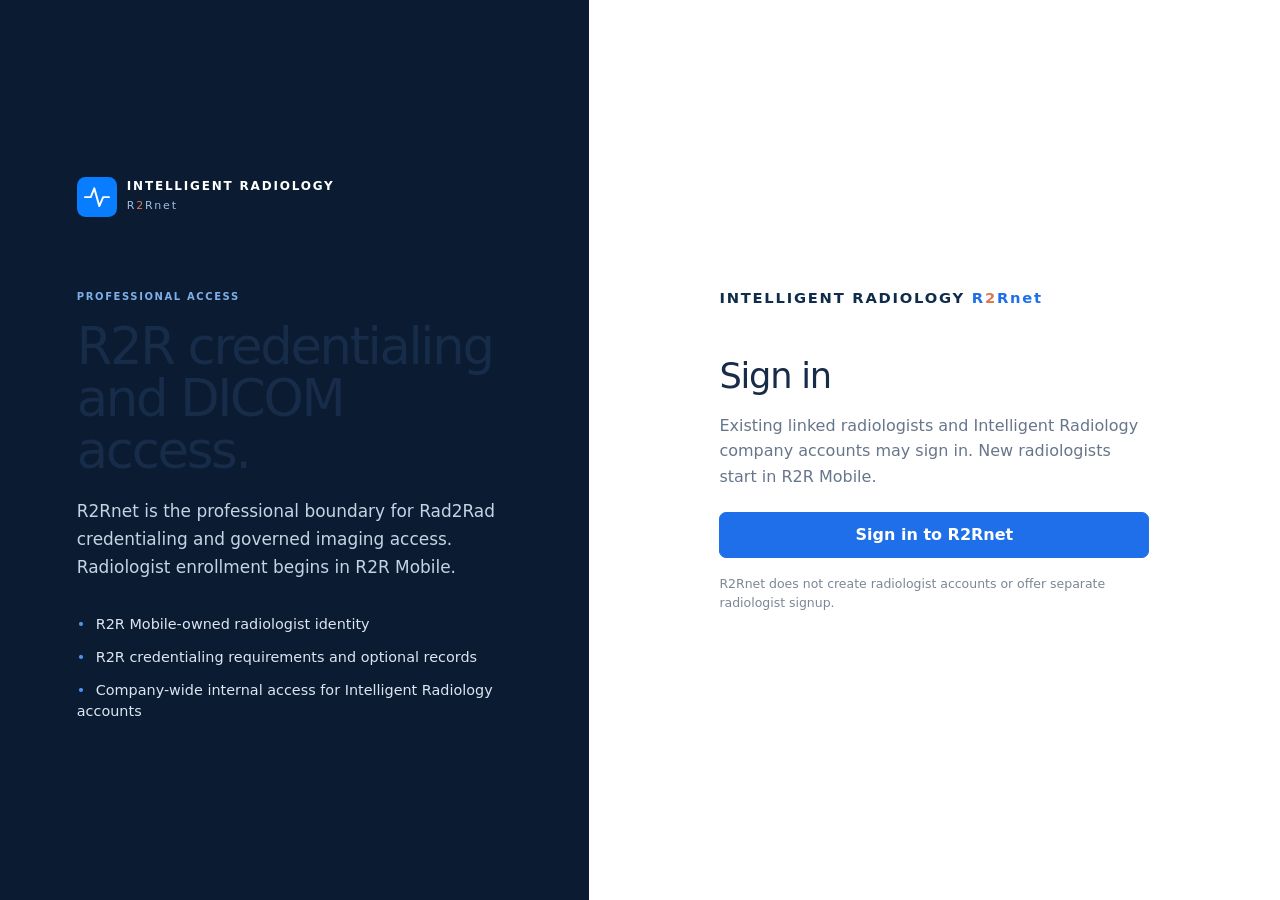
<file: index.html>
<!doctype html>
<html lang="en">
  <head>
    <meta charset="UTF-8" />
    <meta name="viewport" content="width=device-width, initial-scale=1.0" />
    <meta name="theme-color" content="#071a2b" />
    <meta name="apple-mobile-web-app-capable" content="yes" />
    <meta name="apple-mobile-web-app-status-bar-style" content="black-translucent" />
    <meta name="apple-mobile-web-app-title" content="R2Rnet" />
    <link rel="manifest" href="/manifest.json" />
    <link rel="icon" type="image/svg+xml" href="/ir-mark.svg" />
    <title>R2Rnet Community</title>
    <script type="module" crossorigin src="/assets/neon-auth-ygjyFOIe-DwUQzO-9.js"></script>
    <script type="module" crossorigin src="/assets/canonical-neon-client-adapter-Cj2clX5O.js"></script>
    <script type="module" crossorigin src="/assets/main-D5dK9ksb.js"></script>
    <link rel="stylesheet" crossorigin href="/assets/main-BYuAQOhX.css">
  </head>
  <body>
    <div id="root"></div>
  </body>
</html>
</file>
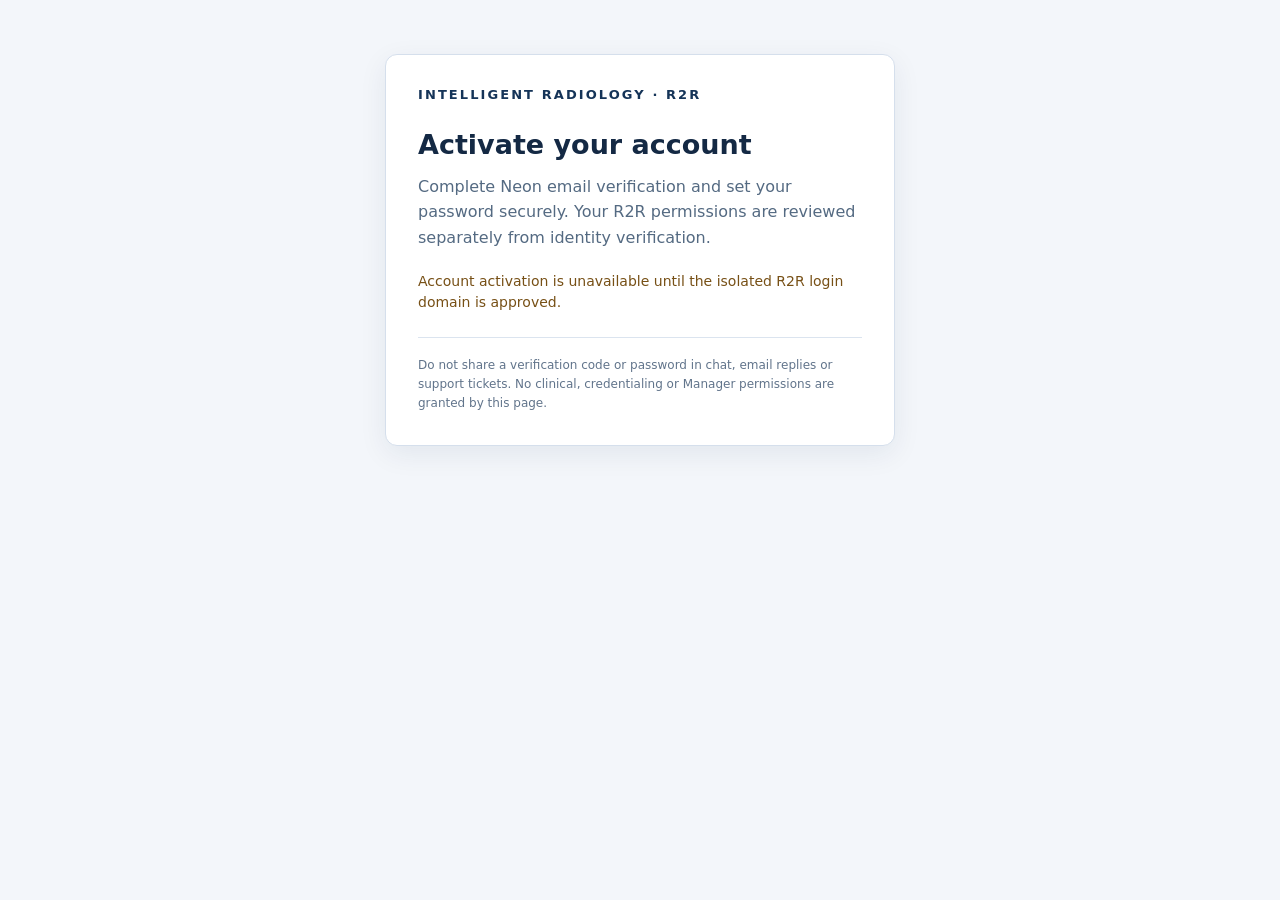
<file: activate.html>
<!doctype html>
<html lang="en">
<head>
  <meta charset="UTF-8" />
  <meta name="viewport" content="width=device-width,initial-scale=1" />
  <meta name="referrer" content="no-referrer" />
  <meta name="robots" content="noindex,nofollow,noarchive" />
  <meta http-equiv="Content-Security-Policy" content="default-src 'none'; script-src 'self'; connect-src 'self' https://*.neon.tech; style-src 'unsafe-inline'; form-action 'none'; base-uri 'none'; img-src 'self'; object-src 'none'; frame-src 'none';" />
  <title>Activate R2R account — Intelligent Radiology</title>
  <style>
    :root { color-scheme:light; font:16px system-ui,-apple-system,'Segoe UI',sans-serif; color:#142944; background:#f3f6fa }
    * { box-sizing:border-box }
    main { max-width:510px; margin:6vh auto; padding:32px; border:1px solid #d5dfec; border-radius:12px; background:#fff; box-shadow:0 8px 28px #112e4e13 }
    header { font-size:13px; font-weight:700; letter-spacing:.16em; margin-bottom:26px; color:#153458 }
    h1 { font-size:27px; line-height:1.25; margin:0 0 12px; font-weight:600 }
    p { line-height:1.6; color:#546a82; margin:0 0 18px }
    label { font-size:14px; font-weight:650; display:block; margin:14px 0 6px }
    input { width:100%; border:1px solid #a6b7cb; border-radius:7px; padding:12px; font-size:16px }
    button { padding:12px 16px; margin-top:18px; border:0; border-radius:7px; background:#216fee; color:white; font-size:15px; font-weight:650; cursor:pointer }
    button:disabled { opacity:.55; cursor:wait }
    button.secondary { color:#174c92; background:#eaf2ff; margin-left:10px }
    section[hidden] { display:none }
    #message { min-height:24px; font-size:14px; line-height:1.5; margin:20px 0; color:#775016; white-space:pre-wrap }
    #message[data-kind=success] { color:#176034 }
    footer { border-top:1px solid #dbe4ef; margin-top:24px; padding-top:18px; color:#61748b; font-size:12px; line-height:1.6 }
    a { color:#1a62c6 }
    @media (max-width:550px) { main { margin:0; padding:22px; min-height:100vh; border:0; border-radius:0 } }
  </style>
  <script type="module" crossorigin src="/assets/activation-BtuKqKBs.js"></script>
  <link rel="modulepreload" crossorigin href="/assets/neon-auth-ygjyFOIe-DwUQzO-9.js">
</head>
<body>
  <main>
    <header>INTELLIGENT RADIOLOGY · R2R</header>
    <h1 id="page-title">Activate your account</h1>
    <p id="page-intro">Complete Neon email verification and set your password securely. Your R2R permissions are reviewed separately from identity verification.</p>

    <section id="email-step" hidden>
      <form id="email-form" autocomplete="on">
        <label for="email">Your authorized email address</label>
        <input id="email" type="email" autocomplete="username" required maxlength="256" />
        <button id="request-email-code" type="submit">Send verification code</button>
      </form>
    </section>

    <section id="verify-step" hidden>
      <p>A verification code was requested for <strong id="email-for-verify"></strong>.</p>
      <form id="verify-form">
        <label for="verify-code">Email verification code</label>
        <input id="verify-code" type="text" inputmode="numeric" autocomplete="one-time-code" pattern="[0-9]{6,8}" minlength="6" maxlength="8" required />
        <button type="submit">Verify email</button>
        <button id="resend-verification" class="secondary" type="button">Resend code</button>
      </form>
    </section>

    <section id="password-step" hidden>
      <p><span id="password-intro">Email verified for</span> <strong id="email-for-password"></strong>. <span id="password-instructions">Request a separate code to choose your password.</span></p>
      <button id="request-password-code" type="button">Send password-setup code</button>
      <form id="password-form">
        <label id="password-code-label" for="password-code">Password-setup code</label>
        <input id="password-code" inputmode="numeric" type="text" autocomplete="one-time-code" pattern="[0-9]{6,8}" minlength="6" maxlength="8" required />
        <label for="new-password">New password (at least 14 characters)</label>
        <input id="new-password" type="password" autocomplete="new-password" minlength="14" maxlength="128" required />
        <label for="confirm-password">Confirm new password</label>
        <input id="confirm-password" type="password" autocomplete="new-password" minlength="14" maxlength="128" required />
        <button type="submit">Set password</button>
      </form>
    </section>

    <section id="finished" hidden>
      <p id="finished-message">Your password setup was accepted by the identity provider. Application access is available only after your profile and role are approved.</p>
      <a id="return-to-signin" href="./">Return to R2R Sign In</a>
    </section>

    <p id="message" role="status" aria-live="polite"></p>
    <footer>
      Do not share a verification code or password in chat, email replies or support tickets.
      No clinical, credentialing or Manager permissions are granted by this page.
    </footer>
  </main>
</body>
</html>
</file>
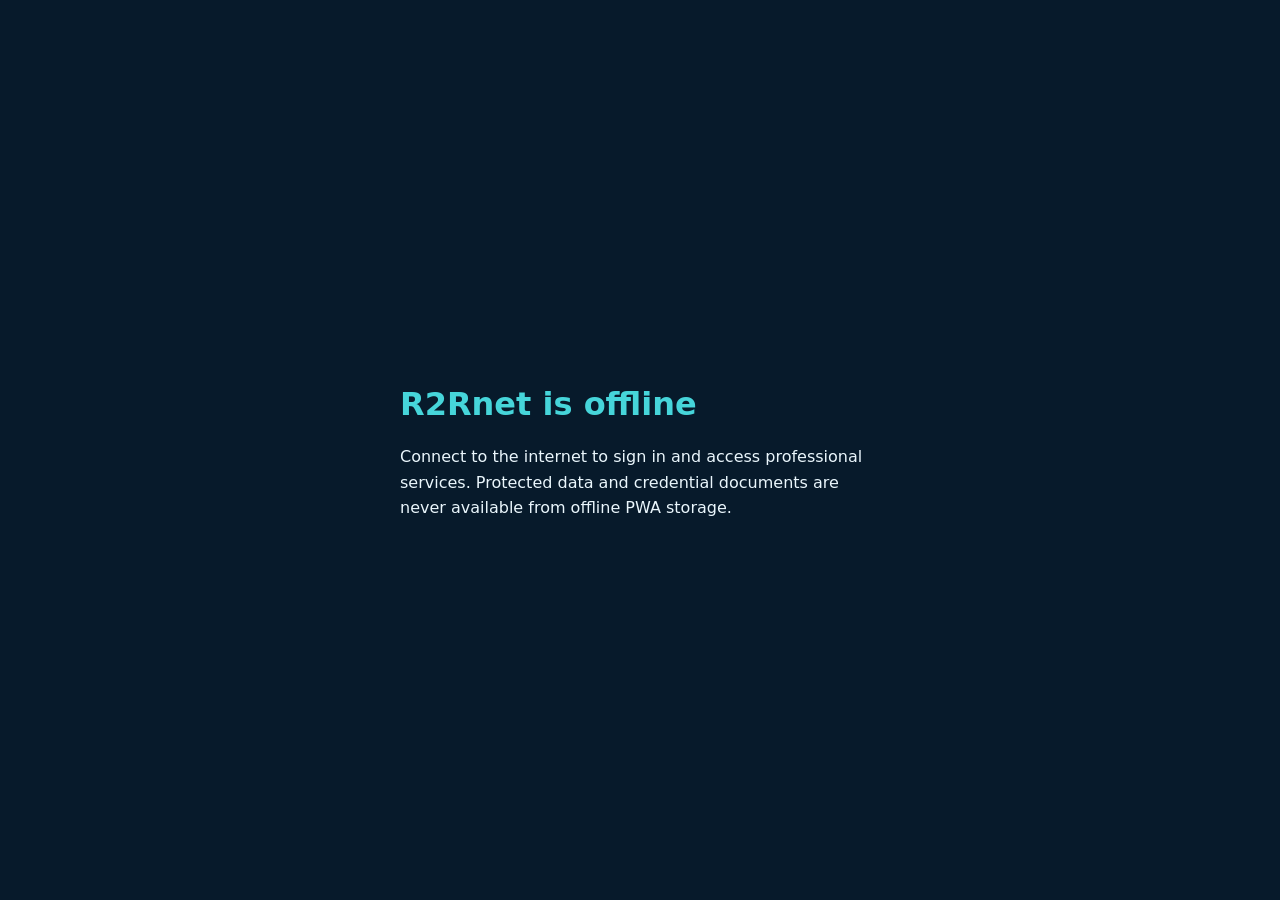
<file: offline.html>
<!doctype html>
<html lang="en">
  <head>
    <meta charset="UTF-8" />
    <meta name="viewport" content="width=device-width, initial-scale=1.0" />
    <meta name="theme-color" content="#071a2b" />
    <title>R2Rnet Live — Offline</title>
    <style>
      :root { color-scheme: dark; font-family: system-ui, sans-serif; }
      body { margin: 0; min-height: 100vh; display: grid; place-items: center; background: #071a2b; color: #eaf6fc; }
      main { max-width: 480px; padding: 32px; }
      h1 { color: #46d5da; }
      p { line-height: 1.6; }
    </style>
  </head>
  <body>
    <main>
      <h1>R2Rnet is offline</h1>
      <p>Connect to the internet to sign in and access professional services. Protected data and credential documents are never available from offline PWA storage.</p>
    </main>
  </body>
</html>
</file>
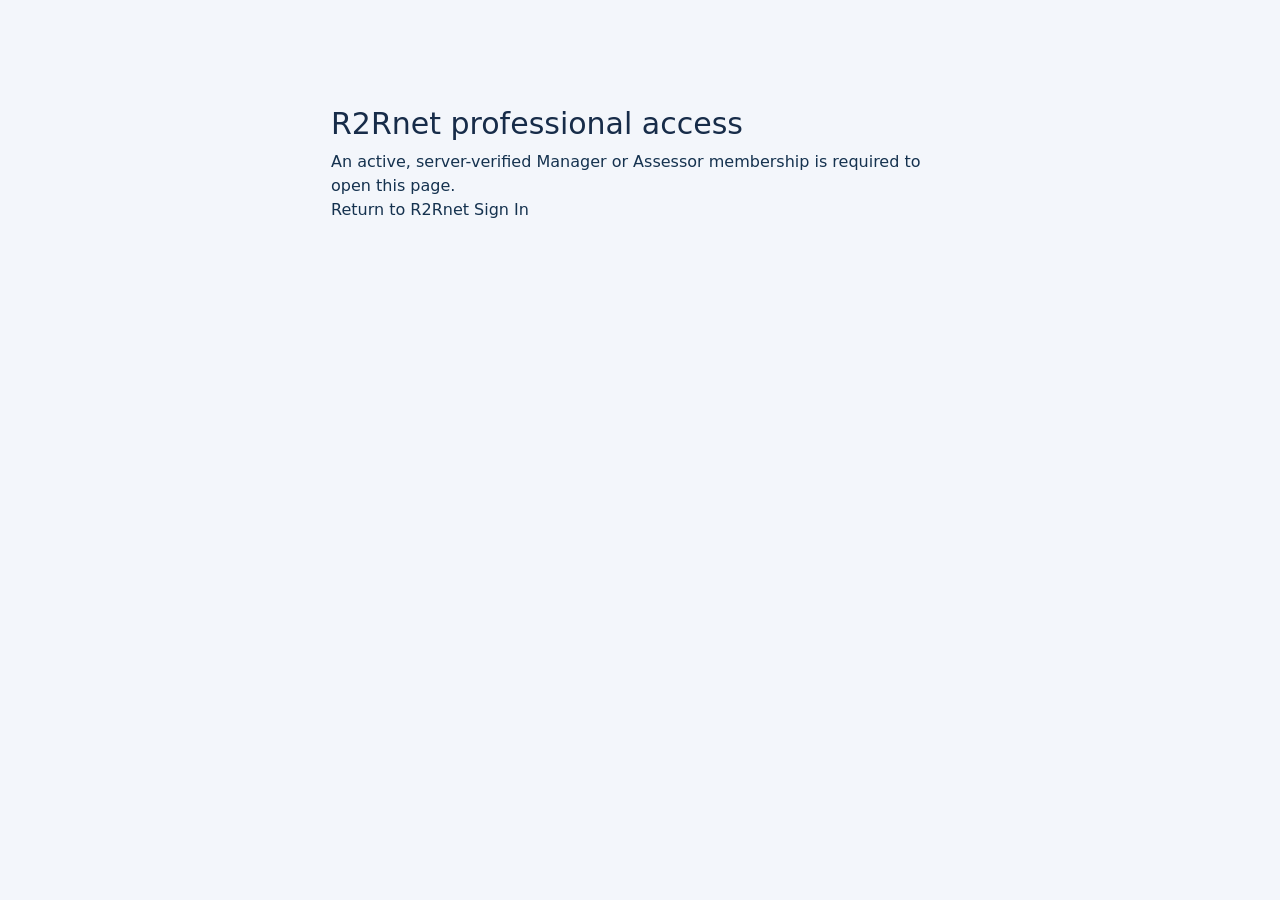
<file: onboarding.html>
<!doctype html>
<html lang="en">
  <head>
    <meta charset="UTF-8" />
    <meta name="viewport" content="width=device-width, initial-scale=1.0" />
    <link rel="icon" type="image/svg+xml" href="./ir-mark.svg" />
    <title>R2Rnet Onboarding · Staging</title>
    <script type="module" crossorigin src="/assets/onboarding-CoWjkrW6.js"></script>
    <link rel="modulepreload" crossorigin href="/assets/neon-auth-ygjyFOIe-DwUQzO-9.js">
    <link rel="modulepreload" crossorigin href="/assets/canonical-neon-client-adapter-Cj2clX5O.js">
    <link rel="stylesheet" crossorigin href="/assets/onboarding-CoHMouey.css">
  </head>
  <body>
    <div id="root"></div>
  </body>
</html>
</file>
<file: assets/main-BYuAQOhX.css>
.rsn-popup{position:fixed;z-index:10000;display:flex;flex-direction:column;overflow:hidden;border:1px solid #536b89;border-radius:10px;background:#0e1726;box-shadow:0 22px 80px #07142666;min-width:0}.rsn-popup:focus{outline:none}.rsn-popup-titlebar{height:48px;min-height:48px;display:flex;justify-content:space-between;align-items:center;gap:8px;padding:0 12px;background:#142c48;color:#fff;cursor:move;touch-action:none;-webkit-user-select:none;-moz-user-select:none;user-select:none}.rsn-drag-label{display:flex;align-items:center;gap:9px;min-width:0}.rsn-drag-label strong{font-size:15px;white-space:nowrap}.rsn-drag-label strong span{font-size:10px;margin-left:5px;color:#b9d8fa;letter-spacing:1px}.rsn-drag-label small{font-size:11px;color:#c7d5e6}.rsn-popup-actions{display:flex;gap:5px}.rsn-popup-actions button{display:grid;place-items:center;width:31px;height:30px;padding:0;border:1px solid #6c809455;border-radius:5px;background:#29415d;color:#fff;cursor:pointer}.rsn-popup-actions button:disabled{opacity:.4}.rsn-popup-actions button:hover{background:#3b5c80}.rsn-popup-actions button:last-child:hover{background:#9a3541}.rsn-popup-content{flex:1;min-height:0;min-width:0}.rsn-popup-content[hidden]{display:none}.rsn-popup.rsn-maximized,.rsn-popup:fullscreen{left:0!important;top:0!important;width:100vw!important;height:100dvh!important;border-radius:0;margin:0}.rsn-popup.rsn-minimized{height:48px!important}.rsn-pointer-shield{position:absolute;top:48px;right:0;bottom:0;left:0;z-index:3;cursor:inherit}.rsn-resize{position:absolute;z-index:4;touch-action:none}.rsn-resize-n{top:0;left:10px;right:10px;height:6px;cursor:ns-resize}.rsn-resize-s{bottom:0;left:10px;right:10px;height:7px;cursor:ns-resize}.rsn-resize-e{top:10px;right:0;bottom:10px;width:7px;cursor:ew-resize}.rsn-resize-w{top:10px;left:0;bottom:10px;width:7px;cursor:ew-resize}.rsn-resize-ne,.rsn-resize-nw,.rsn-resize-se,.rsn-resize-sw{width:14px;height:14px}.rsn-resize-ne{right:0;top:0;cursor:nesw-resize}.rsn-resize-nw{left:0;top:0;cursor:nwse-resize}.rsn-resize-se{right:0;bottom:0;cursor:nwse-resize;border-right:3px solid #7892ad;border-bottom:3px solid #7892ad}.rsn-resize-sw{left:0;bottom:0;cursor:nesw-resize}.irad-connected-frame{height:100%;min-height:220px;width:100%;position:relative;background:#101b2b}.irad-connected-frame>iframe{display:block;height:100%;width:100%;border:0}.irad-connect-status{position:absolute;top:0;right:0;bottom:0;left:0;display:flex;align-items:center;justify-content:center;flex-direction:column;gap:12px;padding:24px;color:#e0e9f5;text-align:center}.irad-connect-status p{max-width:490px;font-size:13px;line-height:1.6}.irad-connect-status button{border:1px solid #69819c;color:#fff;background:#274465;padding:9px 14px;border-radius:6px;cursor:pointer}.irad-manager-frame{height:1000px;min-height:600px;border-radius:10px;overflow:hidden}@media(max-width:580px){.rsn-drag-label small{display:none}.rsn-popup-titlebar{padding:0 8px}.rsn-popup-actions{gap:4px}}@tailwind base;@tailwind components;@tailwind utilities;:root{font-family:Inter,ui-sans-serif,system-ui,-apple-system,BlinkMacSystemFont,Segoe UI,sans-serif;color:#0f2c4a;background:#eef3f6}body{margin:0;background:#eef3f6}button{font:inherit;cursor:pointer}.gate{min-height:100vh;display:grid;place-items:center;padding:24px;background:linear-gradient(145deg,#eaf1f5,#f8fafb)}.card{width:min(560px,100%);padding:30px;border:1px solid #d7e3e8;border-radius:22px;background:#fff;box-shadow:0 24px 70px #0f2c4a1f}.brand{font-size:28px;font-weight:800;letter-spacing:-.04em}.environment{display:inline-flex;margin:8px 0;padding:5px 8px;border-radius:999px;background:#fff1cd;color:#6d4b04;font-size:11px;font-weight:900;letter-spacing:.08em}h1{margin:14px 0 10px;font-size:30px;letter-spacing:-.035em}.primary,.secondary,.back,header button{min-height:44px;border-radius:11px;padding:10px 14px;font-weight:750}.primary{border:1px solid #0776ff;background:#0776ff;color:#fff}.secondary,.back,header button{border:1px solid #cbd9e2;background:#fff;color:#0f2c4a}.actions{display:flex;gap:10px;flex-wrap:wrap}.message{padding:11px 12px;border-radius:10px;background:#f5f8fa}.shell{min-height:100vh;background:#f8fafb}header{min-height:76px;display:flex;align-items:center;justify-content:space-between;padding:14px 22px;background:#0f2c4a;color:#fff}header>div:first-child{display:grid;gap:2px}header strong{font-size:22px}header span{font-size:12px;color:#b7cce2;font-weight:700;letter-spacing:.06em}.header-actions{display:flex;align-items:center;gap:10px}.header-actions .environment{margin:0;color:#6d4b04}.content{width:min(900px,calc(100% - 32px));margin:0 auto;padding:36px 0 72px}.lead{max-width:720px;color:#536a7b}.grid{display:grid;grid-template-columns:repeat(2,minmax(0,1fr));gap:18px;margin-top:24px}article,.status{border:1px solid #d7e3e8;border-radius:16px;background:#fff;padding:20px}article h2{margin-top:0}.status{display:flex;justify-content:space-between;gap:20px;margin:18px 0}.back{margin-bottom:10px}.read-tracking{margin-top:22px;border:1px solid #d7e3e8;border-radius:16px;background:#fff;padding:20px}.read-tracking-head{display:flex;justify-content:space-between;gap:16px;align-items:flex-start}.read-tracking-head>div{display:grid;gap:3px}.read-tracking-head>div>span,.read-tracking-head small{color:#657b8b;font-size:12px}.read-counts{display:grid;grid-template-columns:repeat(3,minmax(0,1fr));gap:10px;margin:16px 0}.read-counts>div{display:grid;gap:3px;padding:14px;border:1px solid #dfe8ed;border-radius:12px;background:#f8fbfd}.read-counts strong{font-size:24px}.read-counts span{color:#536a7b;font-size:12px;font-weight:700}.read-mirror-list,.read-mirror-subsection{display:grid;gap:8px;margin-top:12px}.read-mirror-row{display:flex;justify-content:space-between;gap:14px;padding:12px;border:1px solid #e1e9ee;border-radius:10px;background:#fbfcfd}.read-mirror-row>div{display:grid;gap:3px;min-width:0}.read-mirror-row span{color:#657b8b;font-size:12px;overflow-wrap:anywhere}.read-only-boundary{margin:14px 0 0;color:#536a7b;font-size:12px;font-weight:700}@media(max-width:640px){.read-counts{grid-template-columns:1fr}.read-tracking-head,.read-mirror-row{flex-direction:column}}.credentialing-workflow{display:grid;gap:22px;margin-top:18px}.credential-section{border:1px solid #d7e3e8;border-radius:18px;background:#fff;padding:22px}.credential-kicker{font-size:11px;font-weight:900;letter-spacing:.09em;color:#5f7485}.credential-note{margin:8px 0 18px;color:#536a7b}.mandatory-list{display:grid;gap:12px}.credential-field{display:grid;gap:6px}.credential-field span{font-weight:800}.credential-field input{width:100%;min-height:46px;padding:10px 12px;border:1px solid #cbd9e2;border-radius:10px;font:inherit;color:#0f2c4a;background:#fff}.credential-item,.optional-item{display:flex;align-items:center;justify-content:space-between;gap:14px;padding:14px;border:1px solid #dfe8ed;border-radius:12px;background:#fbfcfd}.credential-item small,.optional-item small{color:#657b8b;line-height:1.35;overflow-wrap:anywhere}.upload-button{display:inline-flex;align-items:center;justify-content:center;min-height:42px;padding:9px 13px;border:1px solid #0776ff;border-radius:10px;background:#0776ff;color:#fff;font-weight:800;cursor:pointer;white-space:nowrap}.uploaded-file{flex-basis:100%;color:#0d6570;font-size:12px;font-weight:700}.attestations label{display:flex;align-items:flex-start;gap:10px;padding:12px;border:1px solid #dfe8ed;border-radius:12px;background:#f8fbfd;line-height:1.45}.optional-actions{display:flex;gap:8px;align-items:center;flex-shrink:0}.credential-loading{padding:20px;border:1px solid #d7e3e8;border-radius:14px;background:#fff}@media(max-width:640px){.credential-section{padding:16px}.credential-section-head,.credential-item,.optional-item{align-items:stretch;flex-direction:column}.credential-section-head>strong{white-space:normal}.optional-actions{width:100%}.optional-actions .upload-button,.optional-actions button,.credential-item .upload-button{flex:1}}@media(max-width:640px){.grid{grid-template-columns:1fr}header{align-items:flex-start}.header-actions{flex-direction:column;align-items:flex-end}.card{padding:22px}}.production-evidence-list{display:grid;gap:10px;margin-bottom:14px}.production-evidence-list>div{display:grid;gap:4px;padding:10px 12px;border:1px solid #d4e0ec;border-radius:8px;background:#fff;overflow-wrap:anywhere}.production-evidence-list strong{font-size:13px;color:#173450}.production-evidence-list span{font-size:12px;color:#34566e}.production-evidence-list small{font-size:11px;color:#65778a}.credential-document-modal{width:min(1000px,95vw);max-height:92vh;overflow:auto}.credential-document-preview{display:flex;justify-content:center;align-items:center;background:#eaf0f5;min-height:200px;height:min(65vh,720px);overflow:auto}.credential-document-preview iframe{width:100%;height:100%;border:0;background:#fff}.credential-document-preview img{-o-object-fit:contain;object-fit:contain;max-width:100%;max-height:100%}.production-registry{margin-top:16px}.production-registry-item{padding:0;border:1px solid #d8dee8;border-radius:4px;margin-bottom:1px;overflow:hidden;background:#fff}.production-registry-item>button{width:100%;padding:10px 8px;min-height:40px;border:0;background:transparent;display:flex;align-items:center;gap:8px;text-align:left;color:#173450}.production-registry-item>button>strong{flex:1}.production-registry-item>button>small{color:#657789}.production-registry-item>button>span{font-size:12px;color:#63758a}.production-registry-details{background:#f7faff;padding:14px;border-top:1px solid #d8e3ef}.production-registry-details p{font-size:13px;color:#536b85;line-height:1.6}.r2rnet-live-parity .brandmark{display:flex;align-items:center;gap:12px}.r2rnet-live-parity .brandmark img{width:40px;height:40px;-o-object-fit:contain;object-fit:contain}.r2rnet-live-parity .main .content{max-width:none}.r2rnet-live-parity .mobile-bar button{border:0;background:transparent;color:inherit}.r2rnet-live-parity .sidebar{z-index:30}.production-info-card{background:#fff;border:1px solid #d4e0ec;border-radius:10px;padding:20px;margin-top:18px}.production-info-card h2{margin:0 0 12px;color:#173450;font-size:18px}.production-info-card p{line-height:1.55}.production-info-card .identity-grid{margin:12px 0}.production-reward-grid{display:grid;grid-template-columns:repeat(auto-fit,minmax(210px,1fr));gap:14px}.production-reward-grid .production-info-card{margin-top:0}@media(max-width:820px){.r2rnet-live-parity .sidebar:not(.open){transform:translate(-110%);pointer-events:none}.r2rnet-live-parity .sidebar.open{transform:translate(0);pointer-events:auto}}*,:before,:after{--tw-border-spacing-x: 0;--tw-border-spacing-y: 0;--tw-translate-x: 0;--tw-translate-y: 0;--tw-rotate: 0;--tw-skew-x: 0;--tw-skew-y: 0;--tw-scale-x: 1;--tw-scale-y: 1;--tw-pan-x: ;--tw-pan-y: ;--tw-pinch-zoom: ;--tw-scroll-snap-strictness: proximity;--tw-gradient-from-position: ;--tw-gradient-via-position: ;--tw-gradient-to-position: ;--tw-ordinal: ;--tw-slashed-zero: ;--tw-numeric-figure: ;--tw-numeric-spacing: ;--tw-numeric-fraction: ;--tw-ring-inset: ;--tw-ring-offset-width: 0px;--tw-ring-offset-color: #fff;--tw-ring-color: rgb(59 130 246 / .5);--tw-ring-offset-shadow: 0 0 #0000;--tw-ring-shadow: 0 0 #0000;--tw-shadow: 0 0 #0000;--tw-shadow-colored: 0 0 #0000;--tw-blur: ;--tw-brightness: ;--tw-contrast: ;--tw-grayscale: ;--tw-hue-rotate: ;--tw-invert: ;--tw-saturate: ;--tw-sepia: ;--tw-drop-shadow: ;--tw-backdrop-blur: ;--tw-backdrop-brightness: ;--tw-backdrop-contrast: ;--tw-backdrop-grayscale: ;--tw-backdrop-hue-rotate: ;--tw-backdrop-invert: ;--tw-backdrop-opacity: ;--tw-backdrop-saturate: ;--tw-backdrop-sepia: ;--tw-contain-size: ;--tw-contain-layout: ;--tw-contain-paint: ;--tw-contain-style: }::backdrop{--tw-border-spacing-x: 0;--tw-border-spacing-y: 0;--tw-translate-x: 0;--tw-translate-y: 0;--tw-rotate: 0;--tw-skew-x: 0;--tw-skew-y: 0;--tw-scale-x: 1;--tw-scale-y: 1;--tw-pan-x: ;--tw-pan-y: ;--tw-pinch-zoom: ;--tw-scroll-snap-strictness: proximity;--tw-gradient-from-position: ;--tw-gradient-via-position: ;--tw-gradient-to-position: ;--tw-ordinal: ;--tw-slashed-zero: ;--tw-numeric-figure: ;--tw-numeric-spacing: ;--tw-numeric-fraction: ;--tw-ring-inset: ;--tw-ring-offset-width: 0px;--tw-ring-offset-color: #fff;--tw-ring-color: rgb(59 130 246 / .5);--tw-ring-offset-shadow: 0 0 #0000;--tw-ring-shadow: 0 0 #0000;--tw-shadow: 0 0 #0000;--tw-shadow-colored: 0 0 #0000;--tw-blur: ;--tw-brightness: ;--tw-contrast: ;--tw-grayscale: ;--tw-hue-rotate: ;--tw-invert: ;--tw-saturate: ;--tw-sepia: ;--tw-drop-shadow: ;--tw-backdrop-blur: ;--tw-backdrop-brightness: ;--tw-backdrop-contrast: ;--tw-backdrop-grayscale: ;--tw-backdrop-hue-rotate: ;--tw-backdrop-invert: ;--tw-backdrop-opacity: ;--tw-backdrop-saturate: ;--tw-backdrop-sepia: ;--tw-contain-size: ;--tw-contain-layout: ;--tw-contain-paint: ;--tw-contain-style: }*,:before,:after{box-sizing:border-box;border-width:0;border-style:solid;border-color:#e5e7eb}:before,:after{--tw-content: ""}html,:host{line-height:1.5;-webkit-text-size-adjust:100%;-moz-tab-size:4;-o-tab-size:4;tab-size:4;font-family:ui-sans-serif,system-ui,sans-serif,"Apple Color Emoji","Segoe UI Emoji",Segoe UI Symbol,"Noto Color Emoji";font-feature-settings:normal;font-variation-settings:normal;-webkit-tap-highlight-color:transparent}body{margin:0;line-height:inherit}hr{height:0;color:inherit;border-top-width:1px}abbr:where([title]){-webkit-text-decoration:underline dotted;text-decoration:underline dotted}h1,h2,h3,h4,h5,h6{font-size:inherit;font-weight:inherit}a{color:inherit;text-decoration:inherit}b,strong{font-weight:bolder}code,kbd,samp,pre{font-family:ui-monospace,SFMono-Regular,Menlo,Monaco,Consolas,Liberation Mono,Courier New,monospace;font-feature-settings:normal;font-variation-settings:normal;font-size:1em}small{font-size:80%}sub,sup{font-size:75%;line-height:0;position:relative;vertical-align:baseline}sub{bottom:-.25em}sup{top:-.5em}table{text-indent:0;border-color:inherit;border-collapse:collapse}button,input,optgroup,select,textarea{font-family:inherit;font-feature-settings:inherit;font-variation-settings:inherit;font-size:100%;font-weight:inherit;line-height:inherit;letter-spacing:inherit;color:inherit;margin:0;padding:0}button,select{text-transform:none}button,input:where([type=button]),input:where([type=reset]),input:where([type=submit]){-webkit-appearance:button;background-color:transparent;background-image:none}:-moz-focusring{outline:auto}:-moz-ui-invalid{box-shadow:none}progress{vertical-align:baseline}::-webkit-inner-spin-button,::-webkit-outer-spin-button{height:auto}[type=search]{-webkit-appearance:textfield;outline-offset:-2px}::-webkit-search-decoration{-webkit-appearance:none}::-webkit-file-upload-button{-webkit-appearance:button;font:inherit}summary{display:list-item}blockquote,dl,dd,h1,h2,h3,h4,h5,h6,hr,figure,p,pre{margin:0}fieldset{margin:0;padding:0}legend{padding:0}ol,ul,menu{list-style:none;margin:0;padding:0}dialog{padding:0}textarea{resize:vertical}input::-moz-placeholder,textarea::-moz-placeholder{opacity:1;color:#9ca3af}input::placeholder,textarea::placeholder{opacity:1;color:#9ca3af}button,[role=button]{cursor:pointer}:disabled{cursor:default}img,svg,video,canvas,audio,iframe,embed,object{display:block;vertical-align:middle}img,video{max-width:100%;height:auto}[hidden]:where(:not([hidden=until-found])){display:none}.\!visible{visibility:visible!important}.visible{visibility:visible}.collapse{visibility:collapse}.fixed{position:fixed}.absolute{position:absolute}.relative{position:relative}.sticky{position:sticky}.block{display:block}.flex{display:flex}.inline-flex{display:inline-flex}.table{display:table}.grid{display:grid}.contents{display:contents}.hidden{display:none}.transform{transform:translate(var(--tw-translate-x),var(--tw-translate-y)) rotate(var(--tw-rotate)) skew(var(--tw-skew-x)) skewY(var(--tw-skew-y)) scaleX(var(--tw-scale-x)) scaleY(var(--tw-scale-y))}.resize{resize:both}.border{border-width:1px}.filter{filter:var(--tw-blur) var(--tw-brightness) var(--tw-contrast) var(--tw-grayscale) var(--tw-hue-rotate) var(--tw-invert) var(--tw-saturate) var(--tw-sepia) var(--tw-drop-shadow)}.transition{transition-property:color,background-color,border-color,text-decoration-color,fill,stroke,opacity,box-shadow,transform,filter,backdrop-filter;transition-timing-function:cubic-bezier(.4,0,.2,1);transition-duration:.15s}:root{font-family:Inter,ui-sans-serif,system-ui,-apple-system,BlinkMacSystemFont,Segoe UI,sans-serif;color:#172c49;background:#f3f6fb}*{box-sizing:border-box}body{margin:0;background:#f3f6fb;color:#172c49}button,input,select,textarea{font:inherit}button{cursor:pointer}a{color:inherit}.irad-qualification-page{min-height:100vh;display:grid;place-items:center;padding:28px;background:#f3f6fb}.irad-qualification-card{width:min(820px,100%);padding:26px;border:1px solid #c9d8e7;border-radius:16px;background:#fff;box-shadow:0 18px 44px #0f2c4a17}.irad-qualification-card>p{color:#60758a;font-size:.88rem}.qualification-total{display:flex;justify-content:space-between;gap:18px;margin:18px 0 12px;padding:12px 14px;border-radius:8px}.qualification-total.ok{border:1px solid #a9d8c3;background:#effaf5;color:#176248}.qualification-total.failed{border:1px solid #e0b6b6;background:#fff2f2;color:#893838}.qualification-checks{display:grid;gap:7px}.qualification-checks article{display:grid;grid-template-columns:44px minmax(0,1fr);gap:2px 10px;padding:10px;border:1px solid #dbe4ea;border-radius:8px}.qualification-checks article.pass b{color:#176248}.qualification-checks article.fail b{color:#a03d3d}.qualification-checks article span{color:#17304f;font-size:.8rem}.qualification-checks article small{grid-column:2;color:#758999;font-size:.7rem}.qualification-public-key{margin-top:16px;padding:10px;border:1px solid #dbe4ea;border-radius:8px;background:#f7fafc}.qualification-public-key summary{cursor:pointer;color:#17304f;font-size:.75rem;font-weight:800}.qualification-public-key code{display:block;margin-top:8px;overflow-wrap:anywhere;color:#50667d;font-size:.66rem;line-height:1.4}.qualification-irad-frame{width:100%;height:300px;margin-top:18px;border:1px solid #c9d8e7;border-radius:10px;background:#07111b}.gate{min-height:100vh;display:grid;place-items:center;padding:24px;background:#f3f6fb}.card{width:min(560px,100%);padding:30px;border:1px solid #d7e3e8;border-radius:18px;background:#fff}.enterprise-signin-shell{min-height:100vh;display:grid;grid-template-columns:minmax(360px,46%) 1fr;background:#fff}.enterprise-brand{position:relative;display:flex;flex-direction:column;justify-content:center;padding:clamp(2.5rem,6vw,6.5rem);background:#0b1b31;color:#fff}.enterprise-logo-lockup,.brandmark,.side-brand{display:flex;align-items:center;gap:10px}.enterprise-logo-lockup{margin-bottom:4.5rem}.pulse{display:grid;place-items:center;width:28px;height:28px;border-radius:6px;background:#087dff;color:#fff;font-size:19px;flex:0 0 auto}.enterprise-logo-lockup strong,.brandmark strong,.side-brand strong{display:block;font-size:12px;line-height:1.15;letter-spacing:.15em}.enterprise-logo-lockup small,.brandmark small,.side-brand small{display:block;margin-top:4px;font-size:11px;letter-spacing:.16em}.enterprise-logo-lockup small{color:#9fc0e6}.access-label,.eyebrow{font-size:10px;font-weight:800;letter-spacing:.16em;color:#1674db}.enterprise-brand .access-label{color:#7eafe8;margin-bottom:1rem}.enterprise-brand h1{max-width:680px;margin:0 0 1.35rem;font-size:clamp(2.35rem,4vw,4.4rem);line-height:1.02;letter-spacing:-.045em}.enterprise-brand>p{max-width:560px;margin:0;color:#c6d3e4;font-size:1.06rem;line-height:1.65}.access-points{display:grid;gap:.7rem;margin-top:2rem;color:#dce6f1;font-size:.9rem}.access-points span:before{content:"•";margin-right:.65rem;color:#4b91ea}.stage-tag{position:absolute;left:clamp(2.5rem,6vw,6.5rem);bottom:2rem;padding:.42rem .72rem;border:1px solid #30465f;border-radius:999px;color:#7891ae;font-size:.66rem;letter-spacing:.16em}.enterprise-signin{display:flex;align-items:center;justify-content:center;padding:3rem}.signin-inner{width:min(430px,100%)}.signin-brand{margin-bottom:2.5rem;color:#0f2c4a;font-size:.92rem;font-weight:800;letter-spacing:.12em}.signin-brand strong{color:#1f6feb}.signin-inner h2{margin:0 0 .65rem;font-size:2.2rem;letter-spacing:-.035em}.muted{margin:0 0 1.4rem;color:#67768b;line-height:1.6}.signin-note{margin-top:1rem;color:#7a8798;font-size:.78rem;line-height:1.55}.primary,.secondary,.primary-link{min-height:44px;border-radius:7px;padding:10px 14px;font-weight:750}.primary,.primary-link{border:1px solid #1f6feb;background:#1f6feb;color:#fff}.primary-link{display:flex;align-items:center;justify-content:center;margin-bottom:10px;text-decoration:none}.secondary{border:1px solid #c8d6e4;background:#fff;color:#17304f}.wide{width:100%}.message{margin-top:14px;padding:11px 12px;border:1px solid #d7e3e8;border-radius:8px;background:#f5f8fa;color:#52697b}.app{min-height:0;background:#f3f6fb}.topbar{position:fixed;inset:0 0 auto 0;z-index:20;height:72px;display:flex;align-items:center;justify-content:space-between;padding:0 42px;border-bottom:1px solid #d6e0eb;background:#fff}.brandmark .pulse{width:24px;height:24px;font-size:17px}.r2r-two{color:#dd7853!important}.brandmark strong{color:#0f2c4a}.brandmark small{color:#6d8196}.top-actions{display:flex;align-items:center;gap:16px}.test-role{display:flex;align-items:center;gap:7px;padding:5px 7px;border:1px solid #d1deea;border-radius:7px;background:#fff}.test-role>span{color:#70849a;font-size:9px;font-weight:800;letter-spacing:.08em}.test-role select{min-height:28px;border:0;background:#f7f9fc;color:#17304f;font-size:10px;font-weight:700;padding:4px 6px}.environment{display:inline-flex;padding:5px 8px;border-radius:999px;background:#fff1cd;color:#6d4b04;font-size:10px;font-weight:900;letter-spacing:.08em}.role-dot{color:#1674db;font-size:10px}.role-dot span{margin-left:4px;color:#50667d}.link-button{width:36px;height:36px;display:grid;place-items:center;padding:0;border:0;border-radius:50%;background:transparent;color:#0759ad}.link-button:hover{background:#eef4fb}.sidebar{position:fixed;top:72px;bottom:0;left:0;z-index:15;width:205px;overflow:auto;padding:16px 10px 24px;background:#112944;color:#fff}.side-brand{margin-bottom:11px;padding:0 7px 14px;border-bottom:1px solid #2d4663}.sidebar-close-control{position:absolute;top:12px;right:12px;z-index:2}.side-brand .side-pulse{width:28px;height:28px}.side-brand strong{font-size:10px;color:#fff}.side-brand small{color:#a7c0de;font-size:10px}.close{display:none;margin-left:auto;border:0;background:transparent;color:#fff}.nav-group{margin-bottom:17px}.group-label{display:block;margin:8px 7px;color:#83b7ff;font-size:12px;font-weight:800;letter-spacing:.13em}.nav-group button{width:100%;min-height:35px;display:flex;align-items:center;gap:9px;padding:8px 10px;border:0;border-radius:6px;background:transparent;color:#dbe7f6;text-align:left;font-size:12px}.nav-group button:hover,.nav-group button.active{background:#233f60;color:#fff}.nav-group button.invite-reward-nav{margin-top:7px;border:1px solid rgba(8,125,255,.66);background:#087dff24;color:#fff;font-weight:900;box-shadow:inset 3px 0 #087dff,0 5px 14px #00000014}.nav-group button.invite-reward-nav:hover,.nav-group button.invite-reward-nav.active{border-color:#087dff;background:#087dff;color:#fff;box-shadow:inset 3px 0 #72b5ff,0 7px 18px #00439947}.r2r-reward-menu-label{display:inline-flex;align-items:baseline;gap:5px;min-width:0;color:#fff}.r2r-reward-menu-label>span{color:#fff}.r2r-reward-wordmark{font-weight:950;letter-spacing:-.03em;white-space:nowrap}.r2r-reward-menu-label .r2r-two{color:inherit!important}.r2r-reward-menu-label>span:last-child{white-space:nowrap}.account-bottom{margin-top:12px}.sidebar-access{display:flex;align-items:center;gap:9px;padding:8px 10px;color:#b9cbe1;font-size:12px}.main{min-height:0;display:block;margin-left:205px;padding-top:72px}.mobile-bar{display:none}.content{width:min(1080px,calc(100% - 76px));margin:0 auto;padding:46px 0 24px}.eyebrow{margin-bottom:12px}h1{margin:0 0 10px;color:#172c49;font-size:30px;line-height:1.1}h2{color:#172c49}p{line-height:1.55}.lead{max-width:760px;margin:0 0 28px;color:#59718a;font-size:12px}.notice{margin-bottom:16px;padding:14px 16px;border:1px solid #c9d8e7;border-radius:7px;background:#f9fbfe;color:#50667d;font-size:11px}.company-notice{border-color:#b8d8d1;background:#eef8f6;color:#315d56}.grid{display:grid;grid-template-columns:repeat(2,minmax(0,1fr));gap:18px;margin-top:18px}article,.status,.identity-panel{border:1px solid #c9d8e7;border-radius:9px;background:#fff}article{padding:20px}article h2{margin-top:0;font-size:18px}.status{display:flex;justify-content:space-between;gap:18px;margin:16px 0;padding:14px 16px}.status span{text-transform:capitalize}.status.ok{border-color:#b9d8d4;background:#eef8f6}.status.blocked{border-color:#ead09a;background:#fff8e8}.dicom-read-page{max-width:900px}.dicom-read-page.overview-mirrors{max-width:none;margin-top:22px}.overview-mirrors .request-tracking-card,.overview-mirrors .clinical-reports-card{border-color:#cbd8e4;box-shadow:0 9px 24px #0f2c4a12}.overview-mirrors .request-tracking-card{margin-bottom:18px}.synthetic-dicom-card{margin:0 0 16px;border:1px solid #c8d8e6;border-radius:14px;background:#fff;overflow:hidden;box-shadow:0 7px 20px #0f2c4a0d}.synthetic-dicom-head{display:flex;align-items:flex-start;justify-content:space-between;gap:16px;padding:14px 15px 12px;border-bottom:1px solid #e4ebef}.synthetic-dicom-head strong{display:block;color:#0f2c4a;font-size:1rem;font-weight:900}.synthetic-dicom-head span{display:block;margin-top:4px;color:#687b89;font-size:.75rem}.synthetic-dicom-head-actions{display:flex;align-items:center;gap:8px}.synthetic-dicom-head-actions>span{margin:0;white-space:nowrap;padding:5px 8px;border-radius:999px;background:#eef4f8;color:#0f2c4a;font-weight:850}.synthetic-dicom-head-actions button{min-height:30px;border:1px solid #c8d6e4;border-radius:7px;background:#fff;color:#17304f;padding:5px 9px;font-size:.72rem;font-weight:800}.synthetic-dicom-list{display:grid}.synthetic-dicom-row{display:grid;grid-template-columns:minmax(0,1fr) auto minmax(140px,auto);gap:12px;align-items:center;padding:12px 14px;border-top:1px solid #edf1f4}.synthetic-dicom-row:first-child{border-top:0}.synthetic-dicom-main{min-width:0}.synthetic-dicom-main strong,.synthetic-dicom-main small{display:block}.synthetic-dicom-main strong{color:#0f2c4a;font-size:.84rem;overflow:hidden;text-overflow:ellipsis;white-space:nowrap}.synthetic-dicom-main small{margin-top:3px;color:#748794;font-size:.7rem}.synthetic-dicom-status{min-width:78px;border-radius:999px;padding:5px 8px;text-align:center;font-size:.66rem;font-weight:900;text-transform:uppercase;letter-spacing:.04em}.synthetic-dicom-status.ready{background:#e7f5ef;color:#146344}.synthetic-dicom-status.processing{background:#fff3d6;color:#73520a}.synthetic-dicom-status.uploaded{background:#edf1f4;color:#5f6d77}.synthetic-dicom-actions{display:flex;justify-content:flex-end;min-width:140px}.synthetic-dicom-actions button{min-height:34px;border-radius:7px;padding:7px 10px;font-size:.72rem;font-weight:850}.synthetic-dicom-open{border:1px solid #1f6feb;background:#1f6feb;color:#fff}.synthetic-dicom-advance{border:1px solid #c8d6e4;background:#fff;color:#17304f}.synthetic-dicom-waiting{color:#7b8998;font-size:.72rem;font-weight:750}.synthetic-dicom-error{padding:10px 14px;border-bottom:1px solid #ead1d1;background:#fff3f3;color:#8a3333;font-size:.76rem}.synthetic-dicom-empty{padding:18px 14px;color:#748794;text-align:center;font-size:.8rem}.synthetic-dicom-viewer{border-top:1px solid #c8d8e6;background:#0a111b;color:#fff}.synthetic-dicom-viewer-head{display:flex;align-items:flex-start;justify-content:space-between;gap:12px;padding:12px 14px;border-bottom:1px solid #26394f}.synthetic-dicom-viewer-head strong,.synthetic-dicom-viewer-head span{display:block}.synthetic-dicom-viewer-head strong{font-size:.88rem}.synthetic-dicom-viewer-head span{margin-top:3px;color:#afc0d2;font-size:.7rem}.synthetic-dicom-viewer-head button{border:1px solid #48637f;border-radius:7px;background:#15263a;color:#fff;padding:6px 9px;font-size:.72rem}.synthetic-dicom-viewer-body{display:grid;grid-template-columns:minmax(0,1fr) 220px;gap:14px;padding:14px}.synthetic-dicom-image-stage{min-height:420px;display:grid;place-items:center;overflow:hidden;border:1px solid #26394f;border-radius:8px;background:#000}.synthetic-dicom-canvas{display:block;width:min(100%,520px);aspect-ratio:1 / 1;height:auto;min-width:64px;min-height:64px;image-rendering:pixelated;background:#000}.synthetic-dicom-meta{display:grid;align-content:start;gap:8px}.synthetic-dicom-meta>div{padding:9px 10px;border:1px solid #26394f;border-radius:7px;background:#101d2b}.synthetic-dicom-meta span,.synthetic-dicom-meta strong{display:block}.synthetic-dicom-meta span{color:#90a7bd;font-size:.64rem;text-transform:uppercase;letter-spacing:.06em}.synthetic-dicom-meta strong{margin-top:4px;color:#fff;font-size:.76rem;overflow-wrap:anywhere}.r2rnet-clinical-approval-confirmed{margin:0 0 12px;border:1px solid #b8d8d1;border-radius:10px;background:#eef8f5;padding:11px 12px;text-align:center}.r2rnet-clinical-approval-confirmed strong{color:#0d6570;font-size:.92rem;font-weight:900}.irad-launch-card{display:grid;grid-template-columns:minmax(0,1fr) auto;gap:14px 18px;align-items:center;margin:0 0 16px;padding:18px;border:1px solid #b9cfdf;border-radius:14px;background:linear-gradient(135deg,#fff,#f1f7fb);box-shadow:0 8px 22px #0f2c4a12}.irad-launch-card>div:first-child{min-width:0}.irad-launch-card>div:first-child>span{display:block;color:#1674db;font-size:.62rem;font-weight:900;letter-spacing:.11em}.irad-launch-card>div:first-child>strong{display:block;margin-top:5px;color:#0f2c4a;font-size:1.1rem;font-weight:950}.irad-launch-card p{max-width:670px;margin:6px 0 0;color:#60758a;font-size:.76rem;line-height:1.45}.irad-launch-card>button{min-height:42px;border:1px solid #087dff;border-radius:8px;padding:9px 14px;color:#fff;background:#087dff;font-size:.76rem;font-weight:900}.irad-launch-card>button:disabled{opacity:.6;cursor:wait}.irad-launch-error{grid-column:1 / -1;padding:9px 10px;border:1px solid #e0b6b6;border-radius:7px;background:#fff2f2;color:#893838;font-size:.72rem}.reads-loading{margin:0 0 12px;padding:14px;border:1px solid #d9e2e8;border-radius:12px;background:#fff;color:#60758a}.reads-notice{display:grid;gap:5px}.request-tracking-card{margin:0 0 12px;border:1px solid #d9e2e8;border-radius:16px;background:#fff;overflow:hidden;box-shadow:0 7px 20px #0f2c4a0d}.request-tracking-head{padding:14px 15px 12px;border-bottom:1px solid #e4ebef}.request-tracking-head strong{display:block;color:#0f2c4a;font-size:1rem;font-weight:900}.request-tracking-head span{display:block;margin-top:4px;color:#687b89;font-size:.8rem;line-height:1.35}.request-tracking-metrics{display:grid;grid-template-columns:repeat(3,minmax(0,1fr));gap:8px;padding:11px 12px 12px;background:#f8fbfd}.request-tracking-metrics button{min-width:0;border:1px solid #d5e0e7;border-radius:12px;background:#fff;padding:12px 6px 13px;color:#0f2c4a;text-align:center;box-shadow:0 2px 7px #0f2c4a0a}.request-tracking-metrics button.active{border-color:#0776ff;background:#eef6ff;box-shadow:inset 0 0 0 1px #0776ff}.request-tracking-metrics button:focus-visible{outline:2px solid #0776ff;outline-offset:2px}.request-tracking-metrics button>strong{display:block;color:#0f2c4a;font-size:1.8rem;font-weight:900;line-height:1}.request-tracking-metrics button>span{display:block;margin-top:6px;color:#425d72;font-size:.78rem;font-weight:800;line-height:1.15}.request-tracking-metrics button>small{display:block;margin-top:4px;color:#7a8b98;font-size:.68rem;line-height:1.2}.request-tracking-list{display:grid;gap:9px;border-top:1px solid #e4ebef;padding:11px 12px 12px;background:#fff}.request-tracking-group{display:grid;gap:9px}.request-tracking-group+.request-tracking-group{margin-top:5px;border-top:1px solid #e4ebef;padding-top:12px}.request-tracking-group h3{margin:0;color:#0f2c4a;font-size:.84rem;font-weight:900}.request-tracking-empty{padding:6px 2px;color:#748794;font-size:.8rem;text-align:center}.request-card.request-tracking-item{margin:0;padding:15px;border:1px solid #dce5ea;border-radius:16px;background:#fff}.request-row{display:flex;gap:10px;align-items:flex-start;justify-content:space-between}.request-card p{margin:7px 0;color:#73828d;font-size:.78rem}.pill{border-radius:999px;padding:5px 8px;background:#edf1f4;color:#5f6d77;font-size:.63rem;font-weight:850;text-transform:uppercase;letter-spacing:.04em;white-space:nowrap}.pill.ready_in_staging{background:#e7f5ef;color:#146344}.pill.waiting_for_upload,.pill.responded{background:#fff3d6;color:#73520a}.pill.revoked,.pill.expired{background:#f2f2f2;color:#777}.upload-notes-panel{display:grid;gap:9px;border-top:1px solid #e4ebef;padding:12px;background:#f8fbfd}.upload-notes-head{display:flex;align-items:center;justify-content:space-between;gap:12px}.upload-notes-head strong{color:#0f2c4a;font-size:.86rem;font-weight:900}.upload-notes-head>span{min-width:30px;border-radius:999px;background:#e9f1f6;color:#0f2c4a;padding:4px 8px;font-size:.72rem;font-weight:900;text-align:center}.upload-notes-list{display:grid;gap:7px}.upload-note-item{overflow:hidden;border:1px solid #dce5ea;border-radius:12px;background:#fff}.upload-note-item summary{display:flex;align-items:center;justify-content:space-between;gap:10px;padding:11px 12px;cursor:pointer;list-style:none}.upload-note-item summary::-webkit-details-marker{display:none}.upload-note-item summary strong,.upload-note-item summary small{display:block}.upload-note-item summary strong{color:#0f2c4a;font-size:.82rem}.upload-note-item summary small{margin-top:3px;color:#748794;font-size:.7rem;line-height:1.3}.upload-note-item summary b{color:#0776ff;font-size:.7rem}.upload-note-body{border-top:1px solid #edf1f4;padding:11px 12px 13px;color:#314b60;font-size:.82rem;line-height:1.5;overflow-wrap:anywhere}.upload-notes-security,.read-mirror-boundary{margin:0;color:#748794;font-size:.68rem;line-height:1.4}.read-mirror-boundary{padding:11px 12px 13px;border-top:1px solid #e4ebef;background:#fff}.clinical-reports-card{margin:0 0 12px;border:1px solid #d9e2e8;border-radius:16px;background:#fff;overflow:hidden;box-shadow:0 7px 20px #0f2c4a0d}.clinical-reports-head{display:flex;align-items:flex-start;justify-content:space-between;gap:12px;padding:14px 15px 12px;border-bottom:1px solid #e4ebef}.clinical-reports-head>div{min-width:0}.clinical-reports-head strong{display:block;color:#0f2c4a;font-size:1rem;font-weight:900}.clinical-reports-head span{display:block;margin-top:4px;color:#687b89;font-size:.8rem;line-height:1.35}.clinical-reports-total{flex:0 0 auto;min-width:30px;margin-top:0!important;border-radius:999px;background:#eef4f8;color:#0f2c4a!important;padding:5px 9px;font-weight:900;text-align:center}.clinical-report-tabs{display:grid;grid-template-columns:1fr 1fr;border-bottom:1px solid #e4ebef}.clinical-report-tabs button{border:0;background:#f8fbfd;color:#60758a;padding:10px 12px;font:inherit;font-size:.82rem;font-weight:850}.clinical-report-tabs button+button{border-left:1px solid #e4ebef}.clinical-report-tabs button.active{background:#0f2c4a;color:#fff}.clinical-report-tabs button span{margin-left:5px;opacity:.8}.clinical-report-list{display:grid}.clinical-report-row{width:100%;border:0;border-top:1px solid #edf1f4;background:#fff;color:#0f2c4a;padding:12px 14px;display:flex;align-items:center;justify-content:space-between;gap:10px;text-align:left}.clinical-report-row:first-child{border-top:0}.clinical-report-row-readonly{cursor:default}.clinical-report-row-main{min-width:0}.clinical-report-row-main strong{display:block;overflow:hidden;text-overflow:ellipsis;white-space:nowrap;font-size:.86rem}.clinical-report-row-main small{display:block;margin-top:4px;color:#748794;font-size:.72rem;line-height:1.25}.clinical-report-row-status{flex:0 0 auto;display:flex;align-items:center;gap:7px;color:#678092}.clinical-report-row-status b{border-radius:999px;background:#eef6f5;color:#176f7b;padding:4px 7px;font-size:.66rem;white-space:nowrap}.clinical-report-empty{padding:17px 14px;color:#748794;font-size:.82rem;text-align:center}.clinical-reports-security{margin:0;border-top:1px solid #e4ebef;padding:10px 14px 12px;color:#748794;font-size:.72rem;line-height:1.4}.identity-panel{padding:18px}.identity-grid{display:grid;grid-template-columns:repeat(2,minmax(0,1fr));gap:12px}.identity-grid>div,.credential-readonly-field{display:grid;gap:5px;padding:13px 14px;border:1px solid #d6e1ee;border-radius:8px;background:#f9fbfe}.identity-grid span,.credential-readonly-field span{color:#607994;font-size:9px;font-weight:800;letter-spacing:.06em;text-transform:uppercase}.identity-grid strong,.credential-readonly-field strong{overflow-wrap:anywhere;font-size:12px}.identity-detail-card .identity-sub-label{margin-top:8px;padding-top:7px;border-top:1px solid #e2e9f0}.identity-detail-card .identity-sub-value{font-size:12px}.credential-readonly-field small{color:#71859a;font-size:9px}.linkedin-identity-field{grid-column:1 / -1}.identity-lock-note{display:flex;align-items:flex-start;gap:10px;margin-top:14px;padding:13px 14px;border:1px solid #b8d8d1;border-radius:8px;background:#eef8f6}.identity-lock-note strong{display:block;font-size:11px}.identity-lock-note p{margin:4px 0 0;color:#55736f;font-size:10px}.identity-lock-note .identity-edit-note{margin-top:7px;color:#0f2c4a;font-weight:800}.irad-confetti-layer{position:absolute;top:0;right:0;bottom:0;left:0;overflow:hidden;pointer-events:none;z-index:3}.irad-confetti-layer i{position:absolute;top:-15px;width:7px;height:13px;border-radius:2px;opacity:0;animation:irad-confetti-fall 3s linear forwards}@keyframes irad-confetti-fall{0%{transform:translateY(-20px) rotate(0);opacity:1}85%{opacity:1}to{transform:translateY(740px) rotate(760deg);opacity:0}}@media(prefers-reduced-motion:reduce){.irad-confetti-layer{display:none}}.credentialing-workflow{display:grid;gap:22px;margin-top:18px;min-width:0}.credential-section{padding:22px;border:1px solid #d7e3e8;border-radius:9px;background:#fff}.required-section{width:calc(100% - 20px);max-width:calc(100% - 20px);min-width:0;margin-right:0;justify-self:start}.credential-section-head{display:flex;align-items:flex-start;justify-content:space-between;gap:18px;margin-bottom:8px}.credential-section-head h2{margin:4px 0 0;font-size:22px}.credential-section-head>strong{white-space:nowrap;color:#0d6570}.social-media-fields input{border:2px solid #6197d8!important;border-radius:7px;background:#fff;padding:9px 11px;outline-offset:2px}.social-media-fields input:focus{border-color:#1768d8!important;outline:2px solid rgba(23,104,216,.24)}.credential-kicker{color:#5f7485;font-size:9px;font-weight:900;letter-spacing:.09em}.credential-note{margin:8px 0 18px;color:#536a7b;font-size:11px}.requirements-page-head{display:flex;align-items:flex-start;justify-content:space-between;gap:24px;margin-bottom:18px;padding-right:20px;box-sizing:border-box}.requirements-page-copy{min-width:0}.requirements-page-copy .lead{margin-bottom:0}.requirements-status-card{width:96px;height:96px;flex:0 0 96px;display:flex;flex-direction:column;align-items:center;justify-content:center;gap:7px;border:1px solid #c9d8e7;border-radius:8px;background:#fff;text-align:center}.requirements-status-card strong{color:#60758a;font-size:10px;font-weight:900;letter-spacing:.08em;text-transform:uppercase}.requirements-status-card span{color:#0d6570;font-size:12px;font-weight:900;line-height:1.15;text-transform:capitalize}.mandatory-list{display:grid;gap:10px}.credential-field{display:grid;grid-template-columns:280px minmax(0,420px);align-items:center;justify-content:start;gap:14px;min-height:42px;padding-left:14px}.credential-field span{font-size:12px;font-weight:800}.credential-field input{width:100%;max-width:420px;min-height:38px;padding:7px 10px;border:1px solid #cbd9e2;border-radius:6px;background:#fff;color:#0f2c4a}.credential-field input::-moz-placeholder{color:#98a7b7;opacity:1}.credential-field input::placeholder{color:#98a7b7;opacity:1}.credential-item,.optional-item{display:flex;min-width:0;align-items:center;justify-content:space-between;gap:14px;padding:12px 14px;border:1px solid #dfe8ed;border-radius:8px;background:#fbfcfd}.optional-item{height:40px;min-height:40px;gap:10px;padding:4px 8px}.credential-item>div,.optional-item>div:first-child{display:grid;gap:4px;min-width:0}.optional-item>div:first-child{flex:1 1 auto;overflow:hidden}.credential-license-main{flex:1 1 auto;min-width:0;display:grid!important;grid-template-columns:280px minmax(0,420px);align-items:center;justify-content:start;gap:6px 14px!important}.credential-license-number{width:100%;min-width:0;max-width:420px;min-height:38px;margin-top:0;padding:7px 10px;border:1px solid #c8d6e4;border-radius:7px;background:#fff;color:#0f2c4a;font:inherit}.credential-license-main .uploaded-file{grid-column:2}.credential-item b{font-size:10px}.required-section .credential-item b{font-size:12px}.required-section .credential-item small{font-size:11px}.required-section .upload-button{font-size:12px}.optional-item b{font-size:12px;line-height:1.2;white-space:nowrap;overflow:hidden;text-overflow:ellipsis}.credential-item small{color:#657b8b;font-size:9px;line-height:1.35;overflow-wrap:anywhere}.optional-item small{color:#657b8b;font-size:11px;line-height:1.2;white-space:nowrap;overflow:hidden;text-overflow:ellipsis}.upload-button{display:inline-flex;align-items:center;justify-content:center;min-height:38px;padding:8px 12px;border:1px solid #216bd6;border-radius:6px;background:#216bd6;color:#fff;font-size:10px;font-weight:800;cursor:pointer;white-space:nowrap}.upload-button.secondary{border-color:#cbd9e2;background:#fff;color:#0f2c4a}.upload-button input{position:absolute;inline-size:1px;block-size:1px;opacity:0;pointer-events:none}.uploaded-file{flex-basis:100%;color:#0d6570;font-size:9px;font-weight:700}.attestations{display:grid;gap:10px;margin:18px 0}.attestations label{display:flex;align-items:flex-start;gap:10px;padding:11px 12px;border:1px solid #dfe8ed;border-radius:8px;background:#f8fbfd;font-size:10px;line-height:1.45}.attestations input{margin-top:3px}.optional-list{display:grid;gap:9px}.optional-actions{display:flex;gap:6px;align-items:center;flex-shrink:0}.optional-item.is-na{background:#f3f7fb;border-color:#b9cde1}.na-option{display:inline-flex;align-items:center;gap:5px;min-height:30px;padding:3px 7px;border:1px solid #cbd9e2;border-radius:6px;background:#fff;color:#0f2c4a;font-size:12px;font-weight:800;white-space:nowrap}.na-option input{margin:0}.upload-button.disabled{opacity:.48;cursor:not-allowed}.na-viewer-backdrop{position:fixed;top:0;right:0;bottom:0;left:0;z-index:80;display:grid;place-items:center;padding:24px;background:#08182a7a}.na-viewer{width:min(520px,100%);padding:20px;border:1px solid #c7d8e8;border-radius:12px;background:#fff;box-shadow:0 22px 55px #0f2c4a3d}.na-viewer-head{display:flex;align-items:flex-start;justify-content:space-between;gap:16px}.na-viewer-head span{color:#60758a;font-size:9px;font-weight:900;letter-spacing:.1em}.na-viewer-head h3{margin:4px 0 0;color:#0f2c4a;font-size:18px;line-height:1.25}.na-viewer-head>button{width:32px;height:32px;border:0;border-radius:50%;background:#eef4fa;color:#0f2c4a;font-size:20px}.na-viewer p{color:#455f77;font-size:12px;line-height:1.55}.na-explanation-field{display:grid;gap:6px;margin-top:14px}.na-explanation-field>span{color:#0f2c4a;font-size:11px;font-weight:900}.na-explanation-field textarea{width:100%;resize:vertical;min-height:96px;padding:10px 11px;border:1px solid #b9cde1;border-radius:8px;background:#fff;color:#0f2c4a;font:inherit;font-size:12px;line-height:1.45}.na-viewer-error{margin:8px 0 0!important;color:#9b2c2c!important;font-weight:800}.na-viewer-actions{display:flex;justify-content:flex-end;gap:8px;margin-top:16px}.na-viewer-actions button{min-height:36px}.required-section .credential-save-action{border-color:#1f6feb;background:#1f6feb;color:#fff}.required-section .credential-submit-action:disabled{border-color:#c7ddf5;background:#dcecff;color:#7b9fc4;cursor:not-allowed;opacity:1}.required-section .credential-submit-action:not(:disabled){border-color:#1f6feb;background:#1f6feb;color:#fff;cursor:pointer}.required-section input.is-locked{background:#f2f6fa;border-color:#d3dee8;color:#40566d;cursor:default}.required-section .attestations input:disabled{opacity:.78;cursor:default}.credential-locked-badge{display:inline-flex;align-items:center;justify-content:center;min-height:34px;padding:7px 11px;border:1px solid #cbd9e2;border-radius:6px;background:#eef3f7;color:#5f7485;font-size:11px;font-weight:900}.credential-locked-actions{display:inline-flex;align-items:center;gap:7px;flex:0 0 auto}.credential-view-button{min-height:34px;padding:7px 12px;border-color:#8fb8e4;background:#fff;color:#1f6feb;font-size:11px;font-weight:900}.credential-replacement-button{min-height:34px;padding:7px 12px;border-color:#8fb8e4;background:#fff;color:#1f6feb;font-size:11px}.credential-locked-actions{flex-wrap:wrap;justify-content:flex-end}.credential-document-viewer{width:min(900px,96vw);max-height:92vh;display:grid;grid-template-rows:auto minmax(0,1fr) auto;overflow:hidden;border:1px solid #c7d8e8;border-radius:12px;background:#fff;box-shadow:0 22px 55px #0f2c4a47}.credential-document-viewer-head{display:flex;align-items:flex-start;justify-content:space-between;gap:16px;padding:18px 20px 14px;border-bottom:1px solid #dce5ed}.credential-document-viewer-head span{color:#60758a;font-size:9px;font-weight:900;letter-spacing:.11em}.credential-document-viewer-head h3{margin:4px 0 2px;color:#0f2c4a;font-size:19px}.credential-document-viewer-head small{color:#6b7f92;font-size:11px}.credential-document-viewer-head>button{width:32px;height:32px;border:0;border-radius:50%;background:#eef4fa;color:#0f2c4a;font-size:20px}.credential-document-viewer-body{min-height:380px;overflow:auto;display:grid;place-items:center;padding:18px;background:#e8eef4;-webkit-user-select:none;-moz-user-select:none;user-select:none}.credential-document-image{display:block;max-width:100%;max-height:66vh;-o-object-fit:contain;object-fit:contain;border:1px solid #cbd7e2;background:#fff;box-shadow:0 6px 18px #0f2c4a1f}.credential-document-pdf{width:100%;min-height:66vh;border:0;background:#fff}.synthetic-credential-document{width:min(640px,100%);min-height:420px;padding:44px;border:1px solid #cbd7e2;background:#fff;color:#0f2c4a;box-shadow:0 6px 18px #0f2c4a1f}.synthetic-document-mark{margin-bottom:40px;color:#087dff;font-size:10px;font-weight:900;letter-spacing:.14em}.synthetic-credential-document h4{margin:0 0 28px;font-size:24px}.synthetic-credential-document dl{display:grid;gap:14px}.synthetic-credential-document dl>div{display:grid;grid-template-columns:140px 1fr;gap:16px;padding-bottom:12px;border-bottom:1px solid #e4ebf1}.synthetic-credential-document dt{color:#6a7e91;font-size:11px;font-weight:800}.synthetic-credential-document dd{margin:0;font-size:13px;font-weight:800}.synthetic-credential-document p{margin:34px 0 0;color:#71859a;font-size:11px}.credential-document-viewer-footer{display:flex;align-items:center;justify-content:space-between;gap:14px;padding:12px 16px;border-top:1px solid #dce5ed;background:#fff}.credential-document-viewer-footer span{color:#5f7485;font-size:11px;font-weight:700}.credential-document-viewer-footer .primary{min-height:36px}.credential-approved-lock{display:flex;align-items:center;justify-content:space-between;gap:12px;margin-top:18px;padding:12px 14px;border:1px solid #b8d8d1;border-radius:8px;background:#eef8f5}.credential-approved-lock strong{color:#0d6570;font-size:12px}.credential-approved-lock span{color:#55736f;font-size:11px;text-align:right}.optional-item .upload-button,.optional-item .optional-actions button{min-height:30px;height:30px;padding:4px 10px;font-size:12px}.optional-item .uploaded-file{font-size:11px}.credential-loading{padding:20px;border:1px solid #d7e3e8;border-radius:9px;background:#fff}footer{display:flex;justify-content:space-between;gap:18px;padding:20px 30px;border-top:1px solid #d6e0eb;background:#fff;color:#60758a;font-size:9px}.invite-reward-page{max-width:none}.invite-reward-page .eyebrow{margin-bottom:7px}.invite-reward-page h1{margin-bottom:5px;font-size:25px}.invite-reward-page .lead{max-width:720px;margin-bottom:12px;font-size:10px;line-height:1.35}.invite-reward-page .company-notice{margin-bottom:10px;padding:9px 11px;font-size:9px}.invite-reward-title-row{display:flex;align-items:flex-start;justify-content:space-between;gap:10px}.reward-staging-chip{flex:0 0 auto;border:1px solid #d8a245;border-radius:999px;background:#fff0c2;color:#784d13;padding:5px 8px;font-size:8px;font-weight:900;letter-spacing:.07em}.invite-reward-loading{padding:14px;border:1px solid #e3d0bd;border-radius:10px;background:#fffaf5;color:#7e5d4d;font-size:10px}.invite-reward-funnel{display:grid;grid-template-columns:repeat(4,minmax(0,1fr));gap:12px;align-items:stretch}.invite-reward-card{position:relative;min-width:0;min-height:170px;display:flex;flex-direction:column;padding:16px;border:1px solid rgba(17,41,69,.14);border-radius:15px;overflow:hidden;box-shadow:0 7px 20px #11294512}.reward-stage-1{background:#fff;border-color:#dbe8f5}.reward-stage-2{background:#dceeff;border-color:#c2def8}.reward-stage-3{background:#9dceff;border-color:#75b8fa}.reward-stage-4{background:#4aa5ff;border-color:#278ff5}.reward-stage-5{grid-column:1 / -1;min-height:208px;display:grid;grid-template-columns:minmax(220px,.8fr) minmax(0,2.2fr);grid-template-rows:auto 1fr auto;-moz-column-gap:30px;column-gap:30px;row-gap:4px;padding:20px 24px;background:#087dff;border-color:#0068dc;color:#f3f6fb;box-shadow:0 10px 26px #087dff42}.reward-step{align-self:flex-start;min-width:31px;border-radius:999px;background:#ffffff21;padding:5px 8px;color:#f3f6fb;font-size:9px;font-weight:900;letter-spacing:.07em;text-align:center}.reward-card-copy{margin-top:0}.reward-card-copy>span{color:#60758c;font-size:8px;font-weight:900;letter-spacing:.1em}.reward-heading-line{display:flex;align-items:center;gap:8px;margin:5px 0 7px}.reward-inline-step{flex:0 0 auto;display:inline-grid;place-items:center;min-width:30px;min-height:24px;border-radius:999px;background:#11294514;color:#244766;padding:3px 7px;font-size:9px;font-weight:900;letter-spacing:.06em}.reward-card-copy h2{margin:0;color:#112945;font-size:14px;line-height:1.18}.reward-card-copy p{margin:0;color:#52677d;font-size:9px;line-height:1.38}.reward-value{display:block;margin-top:auto;padding-top:11px;color:#173653;font-size:clamp(3.25rem,5vw,4.5rem);font-weight:950;line-height:.88;letter-spacing:-.06em}.reward-dual{display:grid;grid-template-columns:repeat(2,minmax(0,1fr));gap:8px;margin-top:auto;padding-top:10px}.reward-dual>div{min-width:0;border:1px solid rgba(17,41,69,.12);border-radius:11px;background:#ffffff94;padding:9px 6px;text-align:center}.reward-dual>.reward-dual-primary{background:#e5edf6;border-color:#c8d6e5}.reward-dual strong{display:block;color:#173653;font-size:2.25rem;font-weight:950;line-height:1;letter-spacing:-.05em}.reward-dual span{display:block;margin-top:4px;color:#50667c;font-size:9px;font-weight:900}.reward-stage-3 .reward-card-copy>span{color:#214e78}.reward-stage-3 .reward-inline-step{background:#1129451f;color:#173653}.reward-stage-4 .reward-card-copy>span,.reward-stage-4 .reward-card-copy h2,.reward-stage-4 .reward-card-copy p,.reward-stage-4 .reward-value{color:#f7f9fc}.reward-stage-4 .reward-card-copy p{color:#eef7ff}.reward-stage-4 .reward-inline-step{background:#ffffff24;color:#fff}.reward-stage-5 .reward-step{grid-column:1;grid-row:1;background:#ffffff2e;color:#fff}.reward-stage-5 .reward-card-copy{grid-column:1;grid-row:2;margin-top:8px;align-self:start}.reward-stage-5 .reward-card-copy>span{color:#d8ebff;font-size:9px}.reward-stage-5 .reward-card-copy h2{margin-top:7px;color:#fff;font-size:20px}.reward-stage-5 .reward-card-copy p{color:#e4f2ff;font-size:10px;line-height:1.45}.reward-dollar{position:absolute;right:22px;bottom:12px;color:#ffffff12;font-size:9rem;font-weight:950;line-height:.8;letter-spacing:-.08em;pointer-events:none}.reward-bonus-ledger{grid-column:2;grid-row:1 / 3;align-self:center;position:relative;z-index:1;display:grid;grid-template-columns:repeat(3,minmax(0,1fr));gap:12px;padding:0}.reward-bonus-row{display:block;min-width:0;padding:16px 17px 17px;border:1px solid rgba(255,255,255,.22);border-radius:13px;background:#ffffff1f;color:#f3f6fb}.reward-bonus-row span{display:block;color:#d8ebff;font-size:10px;font-weight:800;white-space:nowrap}.reward-bonus-row strong{display:block;margin-top:8px;color:#fff;font-size:clamp(2.15rem,3.5vw,3.4rem);font-weight:950;line-height:.95;letter-spacing:-.055em;white-space:nowrap}.reward-bonus-total strong{font-size:clamp(2.15rem,3.5vw,3.4rem)}.reward-bonus-balance{border-color:#ffffff52;background:#ffffff2b}.reward-bonus-balance strong{color:#fff;font-size:clamp(2.15rem,3.5vw,3.4rem)}.reward-formula{grid-column:1 / -1;grid-row:3;position:relative;z-index:1;display:block;margin-top:7px;color:#d8ebff;font-size:9px;font-weight:750;line-height:1.3}.invite-reward-note{margin:9px 2px 0;color:#60758c;font-size:8px;line-height:1.4}@media(max-width:1050px)and (min-width:761px){.invite-reward-funnel{grid-template-columns:repeat(2,minmax(0,1fr))}.reward-stage-5{grid-column:1 / -1;grid-template-columns:1fr;grid-template-rows:auto auto auto auto;min-height:0}.reward-stage-5 .reward-step,.reward-stage-5 .reward-card-copy,.reward-bonus-ledger,.reward-formula{grid-column:1;grid-row:auto}.reward-bonus-ledger{grid-template-columns:repeat(3,minmax(0,1fr));margin-top:10px}}@media(max-width:760px){.enterprise-signin-shell{grid-template-columns:1fr}.enterprise-brand{min-height:42vh;padding:2rem}.enterprise-logo-lockup{margin-bottom:2.5rem}.enterprise-brand h1{font-size:2.45rem}.access-points{display:none}.stage-tag{position:static;width:-moz-max-content;width:max-content;margin-top:1.6rem}.enterprise-signin{padding:2.5rem 1.5rem 3.5rem}.topbar{height:64px;padding:0 14px}.role-dot,.environment,.test-role{display:none}.sidebar{top:0;width:270px;transform:translate(-100%);transition:.2s;z-index:30}.sidebar.open{transform:translate(0)}.close{display:block}.main{margin-left:0;padding-top:64px}.mobile-bar{display:flex;align-items:center;flex-wrap:wrap;gap:10px;padding:10px 14px;background:#112944;color:#fff}.mobile-bar button{border:0;background:transparent;color:#fff}.mobile-role{color:#b9cbe1;font-size:9px}.mobile-staging-view{margin-left:auto;min-height:30px;max-width:150px;border:1px solid #365678;border-radius:5px;background:#233f60;color:#fff;padding:4px 6px;font-size:9px}.content{width:calc(100% - 28px);padding:24px 0}.grid,.identity-grid,.invite-reward-funnel{grid-template-columns:1fr}.invite-reward-title-row{flex-direction:column}.invite-reward-card{min-height:190px}.reward-stage-5{grid-column:auto;display:flex;min-height:0;padding:18px}.reward-stage-5 .reward-card-copy{margin-top:10px}.reward-dollar{font-size:6rem}.reward-bonus-ledger{grid-template-columns:1fr;width:100%;margin-top:12px}.reward-bonus-row span{font-size:10px}.reward-bonus-row strong,.reward-bonus-total strong,.reward-bonus-balance strong{font-size:2.2rem}.reward-formula{margin-top:10px;font-size:8px}.credential-section{padding:16px}.dicom-read-page{max-width:none}.synthetic-dicom-head{flex-direction:column}.synthetic-dicom-head-actions{width:100%;justify-content:space-between}.synthetic-dicom-row{grid-template-columns:1fr auto}.synthetic-dicom-actions{grid-column:1 / -1;justify-content:flex-start;min-width:0}.synthetic-dicom-viewer-body{grid-template-columns:1fr}.synthetic-dicom-image-stage{min-height:280px}.request-tracking-metrics{gap:5px;padding-left:8px;padding-right:8px}.request-tracking-metrics button{padding-left:4px;padding-right:4px}.request-row{gap:6px}.pill{white-space:normal;text-align:center}.credential-section-head,.credential-item,.optional-item{align-items:stretch;flex-direction:column}.requirements-page-head{gap:14px}.requirements-status-card{width:84px;height:84px;flex-basis:84px}.credential-field{grid-template-columns:1fr;gap:6px;padding-left:0}.credential-field input{max-width:none}.credential-license-main{grid-template-columns:1fr;gap:6px!important}.credential-license-number{max-width:none}.credential-license-main .uploaded-file{grid-column:auto}.credential-section-head>strong{white-space:normal}.optional-item{height:auto;min-height:40px}.optional-actions{width:100%;flex-wrap:wrap}.optional-actions .upload-button,.optional-actions button,.credential-item .upload-button{flex:1}footer{flex-direction:column;padding:16px}}.r2rnet-live-parity .content{max-width:none}.r2rnet-live-parity .mobile-bar{gap:10px}
</file>
<file: assets/onboarding-CoHMouey.css>
.mo-workspace{color:#18314e;min-width:0;padding-bottom:0}.mo-heading{display:flex;justify-content:space-between;align-items:flex-start;gap:20px;margin-bottom:18px}.mo-heading h1{margin:6px 0 8px;font-size:28px;line-height:1.2}.mo-heading .lead{margin:0;max-width:640px;line-height:1.6}.mo-refresh,.mo-workspace .mo-error button{display:inline-flex;align-items:center;justify-content:center;gap:8px;border:1px solid #cad8e5;border-radius:8px;background:#fff;color:#17334f;padding:10px 13px;cursor:pointer;font-size:12px;font-weight:600;white-space:nowrap}.mo-source{display:flex;align-items:center;gap:11px;padding:13px 16px;background:#edf4f8;border:1px solid #d7e3eb;border-radius:10px;margin-bottom:20px;font-size:11px;line-height:1.5}.mo-source>div{flex:1;min-width:0}.mo-source strong,.mo-source span:not(.mo-source-dot){display:block}.mo-source strong{font-size:12px;color:#17334f;margin-bottom:2px}.mo-source span:not(.mo-source-dot){color:#546b82}.mo-source>small{white-space:nowrap;font-size:11px;color:#446279}.mo-source-dot{width:8px;height:8px;border-radius:50%;background:#2e8264;flex-shrink:0}.mo-source-dot.mo-source-loading{background:#bb8240}.mo-source-dot.mo-source-error{background:#bd5846}.mo-error{padding:14px;border:1px solid #ebc6be;background:#fff5f2;border-radius:8px;margin-bottom:18px;font-size:12px}.mo-error button{margin-left:12px}.mo-metrics{display:grid;grid-template-columns:repeat(4,minmax(0,1fr));gap:14px;margin-bottom:25px}.mo-metrics>button{display:flex;flex-direction:column;align-items:flex-start;gap:8px;text-align:left;border:1px solid #d6e1eb;background:#fff;border-radius:11px;padding:17px;cursor:pointer;color:#1a3653;min-width:0}.mo-metrics>button>span{font-size:12px;font-weight:600}.mo-metrics>button>strong{font-size:30px;font-weight:650;line-height:1.1}.mo-metrics small{display:flex;align-items:center;gap:6px;font-size:11px;color:#60758b}.mo-section-title{display:flex;align-items:center;justify-content:space-between;gap:12px;margin:0 0 14px}.mo-section-title h2{font-size:17px;margin:0 0 5px}.mo-section-title p{font-size:12px;color:#667c91;margin:0}.mo-pipelines{display:grid;grid-template-columns:repeat(2,minmax(0,1fr));gap:18px;align-items:start}.mo-pipelines.mo-single{grid-template-columns:minmax(0,1fr)}.mo-pipeline{border:1px solid #d6e1eb;background:#fff;border-radius:12px;overflow:hidden;min-width:0}.mo-pipeline-header{display:flex;align-items:flex-start;justify-content:space-between;gap:10px;padding:19px 18px 0;border-top:3px solid #2d597a}.mo-nonrad .mo-pipeline-header{border-top-color:#b87855}.mo-label{display:block;font-size:9px;letter-spacing:1.05px;font-weight:700;color:#667b8f}.mo-pipeline-header h2{margin:5px 0 0;font-size:19px}.mo-account-count{font-size:10px;white-space:nowrap;padding:4px 7px;border:1px solid #dbe5ed;border-radius:20px;color:#536f86;background:#f7fafc}.mo-description{font-size:11px;color:#697e92;line-height:1.6;margin:10px 18px 15px;min-height:35px}.mo-flow{display:grid;grid-template-columns:repeat(4,minmax(0,1fr));gap:1px;background:#e3ebf2;margin:0 18px 17px;border:1px solid #e3ebf2;border-radius:8px;overflow:hidden}.mo-flow>div{padding:12px 8px;background:#f7fafc;min-width:0}.mo-flow strong{display:block;font-size:21px;line-height:1.2;margin-bottom:6px}.mo-flow span{display:block;font-size:10px;line-height:1.5;color:#60758b}.mo-filters{display:flex;align-items:stretch;gap:9px;padding:0 18px 14px}.mo-search{display:flex;align-items:center;gap:7px;flex:1;min-width:0;border:1px solid #d6e0e9;border-radius:7px;padding:0 9px;color:#6b7d90}.mo-workspace .mo-search input{padding:9px 0!important;border:0!important;outline:0;background:transparent;min-width:0;width:100%;color:#17334f;font-size:11px}.mo-filters select{border:1px solid #d6e0e9;border-radius:7px;background:#fff;color:#36516c;padding:9px 6px;font-size:11px;max-width:145px}.mo-members{border-top:1px solid #e5edf3}.mo-member+.mo-member{border-top:1px solid #e5edf3}.mo-member-toggle{display:flex;align-items:center;width:100%;text-align:left;gap:9px;padding:15px 17px;background:#fff;border:0;cursor:pointer;color:#1b3854;min-width:0}.mo-avatar{width:32px;height:32px;display:grid;place-items:center;flex-shrink:0;border-radius:9px;background:#eaf2f8;color:#3b6380}.mo-nonrad .mo-avatar{background:#f8efe8;color:#a46747}.mo-member-name{flex:1;min-width:0}.mo-member-name strong{display:block;font-size:12px;overflow-wrap:anywhere}.mo-member-name small{display:block;font-size:10px;color:#718396;margin-top:4px}.mo-status{font-size:9px;padding:4px 6px;border-radius:5px;background:#edf4f1;color:#326b57;max-width:110px;text-align:center;line-height:1.5}.mo-status.mo-attention{background:#fff2db;color:#895c1f}.mo-status.mo-warning{background:#ffede7;color:#a34e3d}.mo-rotated{transform:rotate(180deg)}.mo-member-detail{padding:0 18px 17px;font-size:11px;background:#fbfdfe}.mo-member-detail dl{display:grid;grid-template-columns:repeat(4,minmax(0,1fr));gap:10px;margin:0;padding-top:14px}.mo-member-detail dt{font-size:10px;color:#697c8f;line-height:1.5}.mo-member-detail dd{margin:5px 0;font-size:15px;font-weight:600}.mo-member-detail>small{display:block;color:#74879a;font-size:10px;line-height:1.5}.mo-empty{padding:18px;margin:0;font-size:12px;color:#687f93;line-height:1.7}.mo-text-button{display:inline-flex;align-items:center;gap:6px;border:0;background:transparent;color:#325d7c;padding:7px 0;cursor:pointer;font-size:11px;font-weight:600}.mo-pipeline-link{display:flex;align-items:center;justify-content:center;gap:8px;width:100%;border:0;border-top:1px solid #e5edf3;background:#f9fbfd;padding:12px;color:#335c7b;font-size:11px;font-weight:600;cursor:pointer}.mo-activities{margin-top:26px}.mo-tools{display:grid;grid-template-columns:repeat(3,minmax(0,1fr));gap:12px}.mo-tool{padding:16px;text-align:left;border:1px solid #d8e2eb;border-radius:9px;background:#fff;min-width:0;cursor:pointer;color:#213d58}.mo-tool strong{display:flex;align-items:center;justify-content:space-between;gap:10px;margin:9px 0 7px;font-size:13px}.mo-tool strong svg{flex-shrink:0;color:#6d879c}.mo-tool p{font-size:11px;line-height:1.65;color:#6a7f92;margin:0}.mo-workspace button:hover{border-color:#93afc5;background-color:#f6fafc}.mo-workspace button:focus-visible,.mo-workspace select:focus-visible,.mo-search:focus-within{outline:2px solid #46779b;outline-offset:3px}.mo-sr-only{position:absolute!important;width:1px;height:1px;padding:0;margin:-1px;overflow:hidden;clip:rect(0,0,0,0);white-space:nowrap;border:0}.mo-relay{position:fixed;left:-10000px;top:0;width:1px;height:1px;border:0;pointer-events:none}@media(max-width:1150px){.mo-pipelines{grid-template-columns:minmax(0,1fr)}.mo-description{min-height:0}.mo-tools{grid-template-columns:repeat(2,minmax(0,1fr))}}@media(max-width:640px){.mo-heading{flex-direction:column;gap:12px}.mo-heading h1{font-size:24px}.mo-metrics{grid-template-columns:repeat(2,minmax(0,1fr));gap:9px}.mo-metrics>button{padding:13px}.mo-metrics>button>strong{font-size:25px}.mo-metrics small{font-size:10px}.mo-source{align-items:flex-start;flex-wrap:wrap;padding:12px}.mo-source-dot{margin-top:5px}.mo-source>div{flex-basis:80%}.mo-source>small{margin-left:19px}.mo-pipeline-header{padding:15px 12px 0;flex-wrap:wrap}.mo-description{margin:9px 12px 13px}.mo-flow{margin:0 12px 14px;grid-template-columns:repeat(2,minmax(0,1fr))}.mo-flow>div{padding:11px}.mo-filters{padding:0 12px 12px;flex-wrap:wrap}.mo-filters>label{min-width:0}.mo-search{flex-basis:55%}.mo-filters select{max-width:125px}.mo-member-toggle{padding:14px 12px;gap:7px}.mo-status{max-width:77px;font-size:9px}.mo-member-name strong{font-size:11px}.mo-member-name small{font-size:9px}.mo-member-detail{padding:0 12px 14px}.mo-member-detail dl{grid-template-columns:repeat(2,minmax(0,1fr))}.mo-tools{grid-template-columns:minmax(0,1fr)}.mo-section-title h2{font-size:16px}.mo-pipeline-header h2{font-size:18px}.mo-account-count{font-size:9px}.mo-error button{margin:10px 0 0;display:flex}}*,:before,:after{--tw-border-spacing-x: 0;--tw-border-spacing-y: 0;--tw-translate-x: 0;--tw-translate-y: 0;--tw-rotate: 0;--tw-skew-x: 0;--tw-skew-y: 0;--tw-scale-x: 1;--tw-scale-y: 1;--tw-pan-x: ;--tw-pan-y: ;--tw-pinch-zoom: ;--tw-scroll-snap-strictness: proximity;--tw-gradient-from-position: ;--tw-gradient-via-position: ;--tw-gradient-to-position: ;--tw-ordinal: ;--tw-slashed-zero: ;--tw-numeric-figure: ;--tw-numeric-spacing: ;--tw-numeric-fraction: ;--tw-ring-inset: ;--tw-ring-offset-width: 0px;--tw-ring-offset-color: #fff;--tw-ring-color: rgb(59 130 246 / .5);--tw-ring-offset-shadow: 0 0 #0000;--tw-ring-shadow: 0 0 #0000;--tw-shadow: 0 0 #0000;--tw-shadow-colored: 0 0 #0000;--tw-blur: ;--tw-brightness: ;--tw-contrast: ;--tw-grayscale: ;--tw-hue-rotate: ;--tw-invert: ;--tw-saturate: ;--tw-sepia: ;--tw-drop-shadow: ;--tw-backdrop-blur: ;--tw-backdrop-brightness: ;--tw-backdrop-contrast: ;--tw-backdrop-grayscale: ;--tw-backdrop-hue-rotate: ;--tw-backdrop-invert: ;--tw-backdrop-opacity: ;--tw-backdrop-saturate: ;--tw-backdrop-sepia: ;--tw-contain-size: ;--tw-contain-layout: ;--tw-contain-paint: ;--tw-contain-style: }::backdrop{--tw-border-spacing-x: 0;--tw-border-spacing-y: 0;--tw-translate-x: 0;--tw-translate-y: 0;--tw-rotate: 0;--tw-skew-x: 0;--tw-skew-y: 0;--tw-scale-x: 1;--tw-scale-y: 1;--tw-pan-x: ;--tw-pan-y: ;--tw-pinch-zoom: ;--tw-scroll-snap-strictness: proximity;--tw-gradient-from-position: ;--tw-gradient-via-position: ;--tw-gradient-to-position: ;--tw-ordinal: ;--tw-slashed-zero: ;--tw-numeric-figure: ;--tw-numeric-spacing: ;--tw-numeric-fraction: ;--tw-ring-inset: ;--tw-ring-offset-width: 0px;--tw-ring-offset-color: #fff;--tw-ring-color: rgb(59 130 246 / .5);--tw-ring-offset-shadow: 0 0 #0000;--tw-ring-shadow: 0 0 #0000;--tw-shadow: 0 0 #0000;--tw-shadow-colored: 0 0 #0000;--tw-blur: ;--tw-brightness: ;--tw-contrast: ;--tw-grayscale: ;--tw-hue-rotate: ;--tw-invert: ;--tw-saturate: ;--tw-sepia: ;--tw-drop-shadow: ;--tw-backdrop-blur: ;--tw-backdrop-brightness: ;--tw-backdrop-contrast: ;--tw-backdrop-grayscale: ;--tw-backdrop-hue-rotate: ;--tw-backdrop-invert: ;--tw-backdrop-opacity: ;--tw-backdrop-saturate: ;--tw-backdrop-sepia: ;--tw-contain-size: ;--tw-contain-layout: ;--tw-contain-paint: ;--tw-contain-style: }*,:before,:after{box-sizing:border-box;border-width:0;border-style:solid;border-color:#e5e7eb}:before,:after{--tw-content: ""}html,:host{line-height:1.5;-webkit-text-size-adjust:100%;-moz-tab-size:4;-o-tab-size:4;tab-size:4;font-family:ui-sans-serif,system-ui,sans-serif,"Apple Color Emoji","Segoe UI Emoji",Segoe UI Symbol,"Noto Color Emoji";font-feature-settings:normal;font-variation-settings:normal;-webkit-tap-highlight-color:transparent}body{margin:0;line-height:inherit}hr{height:0;color:inherit;border-top-width:1px}abbr:where([title]){-webkit-text-decoration:underline dotted;text-decoration:underline dotted}h1,h2,h3,h4,h5,h6{font-size:inherit;font-weight:inherit}a{color:inherit;text-decoration:inherit}b,strong{font-weight:bolder}code,kbd,samp,pre{font-family:ui-monospace,SFMono-Regular,Menlo,Monaco,Consolas,Liberation Mono,Courier New,monospace;font-feature-settings:normal;font-variation-settings:normal;font-size:1em}small{font-size:80%}sub,sup{font-size:75%;line-height:0;position:relative;vertical-align:baseline}sub{bottom:-.25em}sup{top:-.5em}table{text-indent:0;border-color:inherit;border-collapse:collapse}button,input,optgroup,select,textarea{font-family:inherit;font-feature-settings:inherit;font-variation-settings:inherit;font-size:100%;font-weight:inherit;line-height:inherit;letter-spacing:inherit;color:inherit;margin:0;padding:0}button,select{text-transform:none}button,input:where([type=button]),input:where([type=reset]),input:where([type=submit]){-webkit-appearance:button;background-color:transparent;background-image:none}:-moz-focusring{outline:auto}:-moz-ui-invalid{box-shadow:none}progress{vertical-align:baseline}::-webkit-inner-spin-button,::-webkit-outer-spin-button{height:auto}[type=search]{-webkit-appearance:textfield;outline-offset:-2px}::-webkit-search-decoration{-webkit-appearance:none}::-webkit-file-upload-button{-webkit-appearance:button;font:inherit}summary{display:list-item}blockquote,dl,dd,h1,h2,h3,h4,h5,h6,hr,figure,p,pre{margin:0}fieldset{margin:0;padding:0}legend{padding:0}ol,ul,menu{list-style:none;margin:0;padding:0}dialog{padding:0}textarea{resize:vertical}input::-moz-placeholder,textarea::-moz-placeholder{opacity:1;color:#9ca3af}input::placeholder,textarea::placeholder{opacity:1;color:#9ca3af}button,[role=button]{cursor:pointer}:disabled{cursor:default}img,svg,video,canvas,audio,iframe,embed,object{display:block;vertical-align:middle}img,video{max-width:100%;height:auto}[hidden]:where(:not([hidden=until-found])){display:none}.\!visible{visibility:visible!important}.visible{visibility:visible}.collapse{visibility:collapse}.fixed{position:fixed}.absolute{position:absolute}.relative{position:relative}.sticky{position:sticky}.block{display:block}.flex{display:flex}.inline-flex{display:inline-flex}.table{display:table}.grid{display:grid}.contents{display:contents}.hidden{display:none}.transform{transform:translate(var(--tw-translate-x),var(--tw-translate-y)) rotate(var(--tw-rotate)) skew(var(--tw-skew-x)) skewY(var(--tw-skew-y)) scaleX(var(--tw-scale-x)) scaleY(var(--tw-scale-y))}.resize{resize:both}.border{border-width:1px}.filter{filter:var(--tw-blur) var(--tw-brightness) var(--tw-contrast) var(--tw-grayscale) var(--tw-hue-rotate) var(--tw-invert) var(--tw-saturate) var(--tw-sepia) var(--tw-drop-shadow)}.transition{transition-property:color,background-color,border-color,text-decoration-color,fill,stroke,opacity,box-shadow,transform,filter,backdrop-filter;transition-timing-function:cubic-bezier(.4,0,.2,1);transition-duration:.15s}.assessor-manager-cards{font-family:Inter,ui-sans-serif,system-ui,-apple-system,BlinkMacSystemFont,Segoe UI,sans-serif;font-size:13px;line-height:1.5;color:#172c49;background:#fff}.assessor-manager-cards details{font-size:13px}.assessor-manager-cards details summary{font-size:13px;font-weight:700}.assessor-manager-cards details p{font-size:13px;margin:5px 0}.assessor-manager-cards details button{min-height:36px;border:1px solid #b7cbe0;border-radius:7px;padding:7px 12px;background:#fff;color:#0f2c4a;font-size:12px;font-weight:700;cursor:pointer}.assessor-manager-cards details button:disabled{opacity:.5;cursor:not-allowed}.assessor-manager-cards details textarea{font-size:13px;background:#fff}.assessor-manager-cards iframe[title^="AI Investigation"]{background:#fff!important;vertical-align:top}.test-role .staging-role-select{min-width:190px;cursor:pointer}@media(max-width:760px){.mobile-bar{flex-wrap:wrap}.mobile-bar .staging-role-select{flex:1 0 100%;width:100%;min-width:0;min-height:40px;margin-left:0;padding:8px 10px;background:#fff;color:#17304f;font-size:12px;cursor:pointer}}.sidebar .nav-group>.group-label{transform:translate(-5px);width:calc(100% + 5px)!important}.sidebar .nav-group>div>button:not(.group-label){position:relative;left:10px;width:calc(100% - 10px)}.company-mark{display:block;width:40px;height:40px;-o-object-fit:contain;object-fit:contain;flex:0 0 auto}:root{font-family:Arial,Helvetica,sans-serif;color:#172c49;background:#f3f6fb}*{box-sizing:border-box}body{margin:0}.app{min-height:100vh;background:#f3f6fb}button,input,textarea,select{font:inherit}.topbar{height:72px;display:flex;align-items:center;justify-content:space-between;padding:0 42px;background:#fff;border-bottom:1px solid #d6e0eb;position:fixed;inset:0 0 auto 0;z-index:20}.brandmark,.side-brand{display:flex;align-items:center;gap:10px}.pulse{display:grid;place-items:center;width:24px;height:24px;border-radius:6px;background:#087dff;color:#fff;font-size:18px}.brandmark strong,.side-brand strong{display:block;font-size:12px;line-height:1.15;letter-spacing:.15em}.brandmark strong{color:#0f2c4a}.side-brand strong{color:#fff}.brandmark small,.side-brand small{display:block;margin-top:3px;font-size:9px;letter-spacing:.15em}.top-actions{display:flex;align-items:center;gap:18px}.test-role{display:flex;align-items:center;gap:7px;border:1px solid #d1deea;border-radius:7px;padding:5px 7px}.test-role span{font-size:9px;color:#70849a;letter-spacing:.08em}.test-role select,.test-role button{border:0;background:#f7f9fc;color:#17304f;font-size:10px;padding:5px}.role-dot{font-size:10px;color:#1674db}.role-dot span{color:#50667d;margin-left:4px}.link-button{border:0;background:transparent;color:#0759ad;font-size:10px;font-weight:700}.sidebar{position:fixed;top:72px;bottom:0;left:0;width:205px;background:#112944;color:#fff;padding:16px 10px 24px;overflow:auto;z-index:15}.side-brand{padding:0 7px 14px;border-bottom:1px solid #2d4663;margin-bottom:11px}.side-brand .side-pulse{width:28px;height:28px}.side-brand strong{font-size:10px}.side-brand small{color:#a7c0de;font-size:8px}.close{display:none}.nav-group{margin-bottom:17px}.group-label{display:block;margin:8px 7px;color:#83b7ff;font-size:8px;font-weight:700;letter-spacing:.13em}.nav-group button{width:100%;display:flex;align-items:center;gap:9px;min-height:35px;padding:8px 10px;border:0;border-radius:6px;background:transparent;color:#dbe7f6;text-align:left;font-size:10px;cursor:pointer}.subnav{display:grid;gap:2px;margin:2px 0 8px 21px;padding-left:9px;border-left:1px solid #365678}.subnav .subnav-item{min-height:26px!important;padding:4px 6px!important;font-size:8px!important;color:#b9cbe1!important}.account-bottom{margin-top:12px}.main{margin-left:205px;padding-top:72px;min-height:100vh;display:flex;flex-direction:column}.content{width:min(1080px,calc(100% - 76px));margin:0 auto;padding:46px 0 60px;flex:1}.home-screen{border:0;background:transparent;color:#17304f;font-size:11px;font-weight:700;margin:0 0 28px 100px}.eyebrow{font-size:9px;letter-spacing:.16em;color:#1674db;font-weight:800;margin-bottom:12px}h1{font-size:30px;line-height:1.1;margin:0 0 10px;color:#172c49}h2{color:#172c49}p.lead{margin:0 0 34px;font-size:12px;color:#59718a}.notice{border:1px solid #c9d8e7;background:#f9fbfe;border-radius:7px;padding:14px 16px;margin-bottom:16px;font-size:11px;color:#50667d}.notice.warning{border-color:#e3c5c5;background:#fff7f7;color:#7f3333}.panel{background:#fff;border:1px solid #c9d8e7;border-radius:9px;padding:14px}.pipeline-head{display:flex;align-items:end;justify-content:space-between;gap:18px;padding-bottom:9px;border-bottom:1px solid #e1e8ef}.pipeline-head h2,.form-panel h2{font-size:12px;margin:0}.filters{display:flex;align-items:flex-end;gap:8px}.filters label{display:grid;gap:4px;font-size:9px;color:#536a82}.filters select{height:31px;min-width:118px;border:1px solid #c8d6e4;border-radius:6px;background:#fff;color:#172c49;font-size:10px;padding:0 8px}.secondary,.candidate select,.candidate button,.assessor-row button{min-height:31px;border:1px solid #c8d6e4;border-radius:6px;background:#fff;color:#172c49;font-size:10px;padding:0 11px}.primary{border:0;background:#216bd6;color:#fff;border-radius:6px;padding:10px 14px;font-size:10px;font-weight:700;display:inline-flex;align-items:center;gap:6px}.candidate{display:grid;grid-template-columns:1fr auto 150px 30px;gap:10px;align-items:center;border:1px solid #d6e2ec;border-radius:7px;padding:9px 10px;margin-top:9px}.candidate strong{font-size:10px}.badge{display:inline-block;background:#e8f2ff;color:#1c67b2;border-radius:5px;padding:5px 7px;font-size:9px}.badge.hold{background:#fff1d8;color:#8c6418}.candidate select{width:100%}.square{padding:0!important}.ai-strip{display:flex;justify-content:space-between;align-items:center;margin-top:18px;border:1px solid #c9d8e7;background:#f9fbfe;border-radius:7px;padding:13px 15px;font-size:10px}.ai-strip button{height:35px;border:1px solid #c8d6e4;border-radius:6px;background:#fff;color:#172c49;font-size:10px;padding:0 14px;margin-left:5px}.diagnostics{font-size:11px;margin-top:12px}.marketing-list{display:grid;gap:0}.marketing-list>div{display:flex;justify-content:space-between;align-items:center;gap:14px;border-bottom:1px solid #e5ebf1;padding:11px}.marketing-list strong,.marketing-list small{display:block}.marketing-list small{font-size:9px;color:#6e8194;margin-top:3px}.marketing-actions{display:flex;gap:6px}.form-grid{display:grid;grid-template-columns:1fr 1fr;gap:14px;margin:10px 0 16px}.form-grid label,.invitation-email label,.acr-grid label,.applicant-form label,.controls-grid label,.assessment-form label{font-size:10px;font-weight:700}.form-grid input,.form-grid select,.invitation-email input,.invitation-email textarea,.acr-grid input,.acr-grid select,.applicant-form input,.applicant-form textarea,.controls-grid input,.assessment-form select,.assessment-form textarea{display:block;width:100%;margin-top:5px;border:1px solid #c8d6e4;border-radius:6px;padding:8px;background:#fff}.invitation-email{border-top:1px solid #e4e9ef;padding-top:14px;margin:16px 0}.invitation-email p{font-size:10px;color:#607994}.monitor-head,.research-head{display:flex;justify-content:space-between;align-items:flex-start;gap:16px}.monitor-pills{display:flex;flex-wrap:wrap;gap:8px;margin:14px 0 20px}.monitor-pills span{border:1px solid #d8e2ec;border-radius:999px;padding:6px 10px;background:#fff;font-size:10px;color:#45617e}.monitor-pills strong{color:#173f67}.monitor-grid{display:grid;grid-template-columns:1fr 1fr;gap:18px}.monitor-grid h2{font-size:16px;margin:0 0 5px}.monitor-grid>section>p{font-size:10px;color:#607994}.monitor-card{display:grid;grid-template-columns:1fr auto;gap:8px;border-top:1px solid #e4e9ef;padding:12px 0}.monitor-card strong,.monitor-card small{display:block}.monitor-card small{font-size:9px;color:#71859a}.monitor-card p{grid-column:1/-1;margin:0;font-size:10px}.assessment-assignment,.returned-assessment,.final-manager-decision{margin-bottom:14px}.assessment-assignment h2,.returned-assessment h2,.final-manager-decision h2{font-size:14px;margin:0 0 10px}.assessment-assignment label{font-size:10px;font-weight:700}.assessment-assignment select{display:block;width:100%;max-width:420px;margin:5px 0 10px;padding:8px;border:1px solid #c8d6e4;border-radius:6px}.assessment-assignment p,.returned-assessment p,.final-manager-decision p{font-size:10px;color:#607994}.button-row{display:flex;gap:8px;flex-wrap:wrap}.button-row button{border:1px solid #c8d6e4;border-radius:6px;background:#fff;color:#17304f;padding:9px 12px;font-size:10px}.button-row .selected-decision{background:#e8f2ff;border-color:#78aef0}.button-row .danger{color:#9a2929}.decision-notice{margin-top:12px}.archive-search{display:flex;gap:8px;margin-bottom:14px}.archive-search input{flex:1;border:1px solid #c8d6e4;border-radius:6px;padding:9px}.archive-grid{display:grid;grid-template-columns:1fr 1fr;gap:14px}.archive-grid h2{font-size:14px;margin:0 0 10px}.archive-wide{grid-column:1/-1}.archive-row{display:flex;justify-content:space-between;align-items:center;gap:12px;padding:11px 0;border-top:1px solid #e4e9ef}.archive-row strong,.archive-row small{display:block}.archive-row small{font-size:9px;color:#71859a;margin-top:3px}.assessor-row{width:100%;display:grid;grid-template-columns:1fr auto 120px;gap:12px;align-items:center;border:0;border-bottom:1px solid #e4eaf0;padding:11px;background:#fff;color:#172c49;text-align:left}.assessor-row.active-row{background:#f2f7ff}.assessor-row strong,.assessor-row small{display:block}.assessor-row small{font-size:9px;color:#71859a;margin-top:3px}.selected-applicant{margin-top:14px}.selected-applicant h2{font-size:14px}.selected-applicant p{font-size:10px;color:#607994}.assessment-form{max-width:760px}.assessment-form label{display:block;margin:11px 0}.assessment-form button{margin:8px 8px 0 0}.assessment-checkpoint{border-left:3px solid #216bd6;background:#eef5ff;padding:12px;margin-top:12px;font-size:10px}.assessment-checkpoint strong,.assessment-checkpoint span{display:block;margin-bottom:5px}.success-note{margin-top:12px}.profile-summary{display:grid;grid-template-columns:repeat(3,1fr);gap:12px}.profile-summary div{border:1px solid #e0e7ef;border-radius:7px;padding:14px}.profile-summary strong,.profile-summary span{display:block}.profile-summary span{font-size:9px;color:#71859a;margin-top:4px}.research-grid{display:grid;grid-template-columns:repeat(3,1fr);gap:10px}.research-grid button{border:1px solid #c9d8e7;background:#fff;border-radius:7px;padding:16px;text-align:left;color:#172c49;font-size:10px}.research-grid .active-research{background:#eaf2fe;border-color:#216bd6}.research-report{margin-top:16px}.research-report h2{font-size:15px;margin:0 0 8px}.research-report p,.report-source{font-size:10px;color:#607994}.report-source{display:flex;justify-content:space-between;border-top:1px solid #e4e9ef;padding-top:10px}.modal-backdrop,.consent-backdrop{position:fixed;top:0;right:0;bottom:0;left:0;background:#071322a8;display:grid;place-items:center;z-index:60;padding:20px}.chat-dialog,.document-modal,.consent-dialog{width:min(760px,95vw);background:#fff;border-radius:12px;box-shadow:0 18px 60px #00000047;overflow:hidden}.chat-dialog header,.document-modal header{display:flex;justify-content:space-between;align-items:center;padding:14px 18px;border-bottom:1px solid #e4e8ee}.chat-dialog header button,.document-modal header button{border:0;background:transparent}.chat-dialog header strong,.chat-dialog header small{display:block}.chat-dialog header small{font-size:8px;letter-spacing:.13em;color:#607994}.chat-thread{height:320px;overflow:auto;padding:18px;background:#f8fafc}.chat-thread p{max-width:78%;background:#fff;border:1px solid #dce5ee;border-radius:8px;padding:10px;font-size:10px}.chat-compose{display:flex;gap:8px;padding:14px}.chat-compose input{flex:1;border:1px solid #c8d6e4;border-radius:6px;padding:9px}.document-preview{height:420px;background:#eef3f8;display:grid;place-items:center;color:#607994;font-size:12px}.review-document-history{display:grid;gap:14px}.review-document-group{padding:0;overflow:hidden}.review-document-group-head{display:flex;align-items:center;justify-content:space-between;gap:12px;padding:13px 14px;border-bottom:1px solid #e4e9ef}.review-document-group-head strong,.review-document-group-head small{display:block}.review-document-group-head strong{font-size:12px}.review-document-group-head small{margin-top:3px;color:#71859a;font-size:9px}.review-document-group-head>span{font-size:9px;font-weight:800;color:#1674db}.review-document-versions{display:grid}.review-document-versions article{display:grid;grid-template-columns:minmax(0,1fr) auto auto;align-items:center;gap:10px;padding:11px 14px;border-bottom:1px solid #edf1f5;background:#fafbfd}.review-document-versions article:last-child{border-bottom:0}.review-document-versions article.current-version{background:#f3f8ff}.review-document-versions strong,.review-document-versions small{display:block}.review-document-versions strong{font-size:10px}.review-document-versions small{margin-top:3px;color:#71859a;font-size:9px}.badge.superseded{background:#eef1f4;color:#66788a}.reviewer-document-modal header small{display:block;margin-top:4px;color:#71859a;font-size:9px}.reviewer-document-preview{display:flex;flex-direction:column;gap:12px;text-align:center}.reviewer-document-preview strong{font-size:20px;color:#17304f}.reviewer-document-preview span{font-size:12px;color:#405d78}.reviewer-document-preview small{max-width:440px;font-size:10px;line-height:1.5;color:#71859a}.reviewer-readonly-notice{margin-bottom:16px}.review-credential-grid{display:grid;grid-template-columns:repeat(2,minmax(0,1fr));gap:10px}.review-credential-grid>div{padding:12px;border:1px solid #e0e7ef;border-radius:7px;background:#fbfcfe}.review-credential-grid span,.review-credential-grid strong{display:block}.review-credential-grid span{font-size:9px;color:#71859a}.review-credential-grid strong{margin-top:5px;font-size:11px;color:#17304f}.review-credential-title{display:flex;align-items:flex-start;justify-content:space-between;gap:18px}.review-credential-status{width:110px;min-height:90px;display:flex;flex-direction:column;align-items:center;justify-content:center;border:1px solid #c9d8e7;border-radius:9px;background:#fff}.review-credential-status strong{font-size:8px;letter-spacing:.1em;color:#607994}.review-credential-status span{margin-top:8px;font-size:11px;font-weight:800;color:#0d6570}.review-credential-panel{padding:0;overflow:hidden}.review-credential-panel-head{display:flex;align-items:flex-start;justify-content:space-between;gap:14px;padding:16px;border-bottom:1px solid #e4e9ef}.review-credential-panel-head span{font-size:8px;font-weight:800;letter-spacing:.08em;color:#607994}.review-credential-panel-head h2{margin:5px 0 0;font-size:18px}.review-credential-panel-head>strong{font-size:12px;color:#0d6570}.review-credential-item{display:grid;grid-template-columns:minmax(210px,.8fr) minmax(0,1.2fr);gap:16px;align-items:start;padding:13px 16px;border-bottom:1px solid #edf1f5}.review-credential-item>div:first-child strong,.review-credential-item>div:first-child small{display:block}.review-credential-item>div:first-child strong{font-size:11px}.review-credential-item>div:first-child small{margin-top:4px;font-size:9px;color:#71859a}.review-credential-field{display:grid;grid-template-columns:minmax(210px,.8fr) minmax(0,1.2fr);gap:16px;padding:13px 16px;border-bottom:1px solid #edf1f5}.review-credential-field span{font-size:10px;font-weight:800}.review-credential-field strong{font-size:11px}.review-credential-versions{display:grid;gap:6px}.review-credential-versions article{display:grid;grid-template-columns:minmax(0,1fr) auto auto;gap:8px;align-items:center;padding:8px 10px;border:1px solid #dce5ee;border-radius:7px;background:#fafbfd}.review-credential-versions strong,.review-credential-versions small{display:block}.review-credential-versions strong{font-size:10px}.review-credential-versions small{margin-top:3px;font-size:8px;color:#71859a}.review-credential-empty{display:inline-flex;align-items:center;min-height:31px;color:#71859a;font-size:10px}.review-attestations{display:grid;gap:8px;padding:14px 16px}.review-attestations>div{display:flex;align-items:flex-start;gap:9px;font-size:10px;color:#50667d}.review-attestations .check-ok,.review-attestations .check-pending{flex:0 0 auto;width:20px;height:20px}.applicant-market-entry{padding:22px 24px;margin-bottom:22px}.applicant-market-options{display:grid;grid-template-columns:repeat(3,minmax(0,1fr));gap:10px}.applicant-market-options label{display:flex;gap:9px;align-items:flex-start;border:1px solid #d6e1ee;border-radius:8px;padding:12px;background:#fff;cursor:pointer}.applicant-market-options label.selected{border-color:#216bd6;background:#eaf2fe}.applicant-market-options input{margin-top:3px}.applicant-market-options strong,.applicant-market-options small{display:block}.applicant-market-options strong{font-size:11px}.applicant-market-options small{font-size:9px;color:#607994;margin-top:3px}.applicant-market-actions{display:flex;align-items:center;gap:12px;margin-top:14px;font-size:10px;color:#556b86}.acr-market-panel{margin-bottom:20px}.acr-market-panel h2{margin:4px 0 8px;font-size:20px}.acr-market-panel p{font-size:11px;color:#5f748a}.acr-grid{display:grid;grid-template-columns:1fr 1fr;gap:12px}.document-guidance{display:flex;gap:10px;flex-wrap:wrap;margin:12px 0 16px}.document-guidance span{border:1px solid #d5e1ec;border-radius:999px;padding:6px 9px;background:#fff;font-size:9px;color:#59718a}.full-field{display:block;font-size:10px;font-weight:700}.career-box,.privacy-box{margin:16px 0;padding:14px;border:1px solid #d6e1ee;border-radius:8px;background:#f9fbfe}.career-box h3,.verification-card h2,.checklist h2,.attestation h2,.assistant-page h2,.controls-grid h2,.communications-pref h2{margin:0 0 8px;font-size:13px}.career-box p,.privacy-box p,.verification-card p,.attestation p,.controls-grid p,.communications-pref p{font-size:10px;color:#607994}.requirements-list{display:grid;gap:8px;margin-bottom:18px}.requirements-list article{display:flex;align-items:center;justify-content:space-between;gap:12px;padding:12px 14px;background:#fff;border:1px solid #d6e1ee;border-radius:8px}.requirements-list strong,.requirements-list small{display:block}.requirements-list strong{font-size:10px}.requirements-list small{font-size:9px;color:#71859a;margin-top:3px}.checklist{display:grid;gap:8px;margin-bottom:16px}.checklist>div{display:flex;align-items:center;gap:9px;font-size:10px;padding:7px 0;border-top:1px solid #edf1f5}.check-ok,.check-pending{display:grid;place-items:center;width:20px;height:20px;border-radius:50%;font-weight:700}.check-ok{background:#e2f4e9;color:#267247}.check-pending{background:#fff1d8;color:#8c6418}.attestation label{display:block;font-size:10px;margin:10px 0}.assistant-chat{padding:0;overflow:hidden}.assistant-context{display:flex;align-items:center;gap:8px;padding:12px;border-bottom:1px solid #e4e9ef}.assistant-context span{display:flex;align-items:center;gap:5px;font-size:9px;color:#607994;margin-left:auto}.assistant-thread{height:330px;overflow:auto;padding:18px;background:#f8fafc}.assistant-thread p{max-width:80%;padding:10px 12px;border-radius:9px;font-size:10px}.agent-message{background:#fff;border:1px solid #dce5ee}.user-message{background:#eaf2fe;margin-left:auto}.assistant-compose{display:grid;grid-template-columns:34px 1fr auto;gap:8px;padding:12px}.assistant-compose textarea,.secure-message textarea{width:100%;border:1px solid #c8d6e4;border-radius:6px;padding:9px}.plus{border:1px solid #c8d6e4;border-radius:6px;background:#fff}.secure-message{margin-top:14px}.secure-message p{font-size:9px;color:#607994}.communications-pref{margin-bottom:14px}.danger-text{color:#9a2929}.controls-grid{display:grid;grid-template-columns:1fr 1fr;gap:14px}.controls-grid label{display:block;margin:10px 0}.danger-panel{border-color:#ead1d1}.danger-button{border:1px solid #d9a7a7;background:#fff4f4;color:#9a2929;border-radius:6px;padding:10px 14px;font-size:10px;font-weight:700}.consent-dialog{padding:24px;max-width:620px}.consent-mark{display:grid;place-items:center;width:38px;height:38px;border-radius:8px;background:#087dff;color:#fff;font-weight:700;margin-bottom:14px}.consent-dialog h2{margin:0 0 10px}.consent-dialog p,.consent-check{font-size:11px;line-height:1.6;color:#506982}.consent-check{display:flex;gap:9px;align-items:flex-start;margin:16px 0}.consent-check input{margin-top:3px}.placeholder-panel{min-height:250px;display:flex;flex-direction:column;align-items:center;justify-content:center;text-align:center;color:#64798e}.placeholder-panel h2{margin:10px 0 5px}.placeholder-panel p{font-size:11px}.manager-reads-search-grid{display:grid;grid-template-columns:1fr 1fr;gap:14px;margin-bottom:12px}.manager-reads-search-card{display:grid;gap:9px}.manager-reads-search-head{display:flex;align-items:center;gap:8px}.manager-reads-search-head strong{font-size:13px}.manager-reads-role{display:inline-flex;align-items:center;border-radius:999px;background:#e8f2ff;color:#1c67b2;padding:4px 8px;font-size:8px;font-weight:800;letter-spacing:.1em}.manager-reads-search-card label{font-size:9px;font-weight:700;color:#536a82}.manager-reads-search-row{display:grid;grid-template-columns:minmax(0,1fr) auto;gap:8px}.manager-reads-search-row input{width:100%;border:1px solid #c8d6e4;border-radius:6px;background:#fff;color:#172c49;padding:9px 10px;font-size:10px}.manager-reads-status{min-height:18px;margin:9px 0 14px;color:#607994;font-size:10px}.manager-reads-result{display:grid;gap:14px}.manager-reads-result-head{display:flex;align-items:center;justify-content:space-between;gap:12px}.manager-reads-result-head h2{margin:5px 0 0;font-size:20px}.manager-reads-metrics{display:grid;grid-template-columns:repeat(4,minmax(0,1fr));gap:10px}.manager-reads-metric{min-height:86px;border:1px solid #d6e1ee;border-radius:8px;background:#f9fbfe;padding:14px;display:flex;flex-direction:column;justify-content:center}.manager-reads-metric strong{font-size:24px;color:#173f67}.manager-reads-metric span{margin-top:5px;font-size:9px;color:#607994}.manager-reads-state-line{display:flex;align-items:center;justify-content:space-between;gap:12px;border-top:1px solid #e4e9ef;padding-top:12px;font-size:10px}.manager-reads-state-line span,.manager-reads-source{color:#607994}.manager-reads-source{margin:0;font-size:9px}.manager-reads-bridge{position:absolute;width:1px;height:1px;opacity:0;pointer-events:none;border:0}.mobile-bar{display:none}footer{display:flex;justify-content:space-between;gap:18px;background:#fff;border-top:1px solid #d6e0eb;padding:20px 30px;font-size:9px;color:#60758a}@media(max-width:760px){.topbar{height:64px;padding:0 14px}.test-role,.role-dot,.link-button{display:none}.sidebar{position:fixed;top:0;width:270px;transform:translate(-100%);transition:.2s;z-index:30}.sidebar.open{transform:translate(0)}.close{display:block;margin-left:auto;border:0;background:transparent;color:#fff}.main{margin-left:0;padding-top:64px}.mobile-bar{display:flex;align-items:center;gap:10px;padding:10px 14px;background:#112944;color:#fff}.mobile-bar button{border:0;background:transparent;color:#fff}.mobile-bar select{margin-left:auto;border:0;border-radius:5px;padding:5px}.content{width:calc(100% - 28px);padding:24px 0 45px}.home-screen{margin-left:0}.pipeline-head,.monitor-head,.research-head,.filters{align-items:stretch;flex-direction:column}.candidate,.assessor-row,.form-grid,.monitor-grid,.archive-grid,.profile-summary,.research-grid,.applicant-market-options,.acr-grid,.controls-grid,.manager-reads-search-grid,.manager-reads-metrics,.review-credential-grid{grid-template-columns:1fr}.review-credential-title{flex-direction:column}.review-credential-item,.review-credential-field{grid-template-columns:1fr}.review-credential-status{width:100%;min-height:64px;align-items:flex-start;padding:12px}.review-credential-versions article{grid-template-columns:1fr}.review-credential-versions article .badge{width:-moz-max-content;width:max-content}.archive-wide{grid-column:auto}.ai-strip{align-items:flex-start;flex-direction:column;gap:10px}.marketing-list>div,.archive-row,.manager-reads-result-head{align-items:flex-start;flex-direction:column}.manager-reads-search-row{grid-template-columns:1fr}.assistant-context{flex-wrap:wrap}.assistant-context span{margin-left:0}.assistant-compose{grid-template-columns:34px 1fr}.assistant-compose .primary{grid-column:2}.chat-dialog{width:100%;height:90vh}.chat-thread{height:calc(90vh - 125px)}footer{flex-direction:column;padding:16px}.side-brand{display:flex}}:root{font-family:Inter,ui-sans-serif,system-ui,-apple-system,BlinkMacSystemFont,Segoe UI,sans-serif}.app{min-height:0}.topbar{height:72px;padding:0 42px;background:#fff}.company-mark{width:40px;height:40px;flex:0 0 auto}.brandmark strong{color:#0f2c4a;font-size:12px;line-height:1.15;letter-spacing:.15em}.brandmark small{color:#6d8196;margin-top:4px;font-size:11px;letter-spacing:.16em}.side-brand strong{color:#fff;font-size:10px}.side-brand small{color:#a7c0de;margin-top:4px;font-size:10px;letter-spacing:.16em}.r2r-two{color:#dd7853!important}.top-actions{gap:16px}.test-role{background:#fff;border:1px solid #d1deea;border-radius:7px;padding:5px 7px}.test-role select{min-height:28px;padding:4px 6px;background:#f7f9fc;color:#17304f;font-size:10px;font-weight:700}.environment{display:inline-flex;padding:5px 8px;border-radius:999px;background:#fff1cd;color:#6d4b04;font-size:10px;font-weight:900;letter-spacing:.08em}.topbar .link-button{width:36px;height:36px;display:grid;place-items:center;padding:0;border:0;border-radius:50%;background:transparent;color:#0759ad;cursor:pointer}.topbar .link-button:hover{background:#eef4fb}.sidebar{background:#112944}.group-label{color:#83b7ff;font-size:10px;font-weight:800;letter-spacing:.13em}.nav-group button{font-size:12px;min-height:35px;padding:8px 10px;color:#dbe7f6}.nav-group button:hover,.nav-group button.active{background:#233f60;color:#fff}.subnav .subnav-item{font-size:10px!important}.main{min-height:0;display:block}.content{flex:initial;padding:46px 0 24px}.reviewer-account-frame{width:100%;display:block;border:0;background:transparent;scroll-margin-top:80px}.reviewer-connection{width:100%;margin-bottom:16px}@media(max-width:760px){.topbar{height:64px;padding:0 14px}.top-actions{gap:8px}.topbar .test-role{display:none}.topbar .link-button{display:grid}.brandmark strong{font-size:10px}.content{padding:24px 0}.mobile-bar{flex-wrap:wrap}.mobile-bar .staging-role-select{flex:1 0 100%;width:100%;min-width:0;min-height:40px;margin-left:0;padding:8px 10px;background:#fff;color:#17304f;font-size:12px}}
</file>
